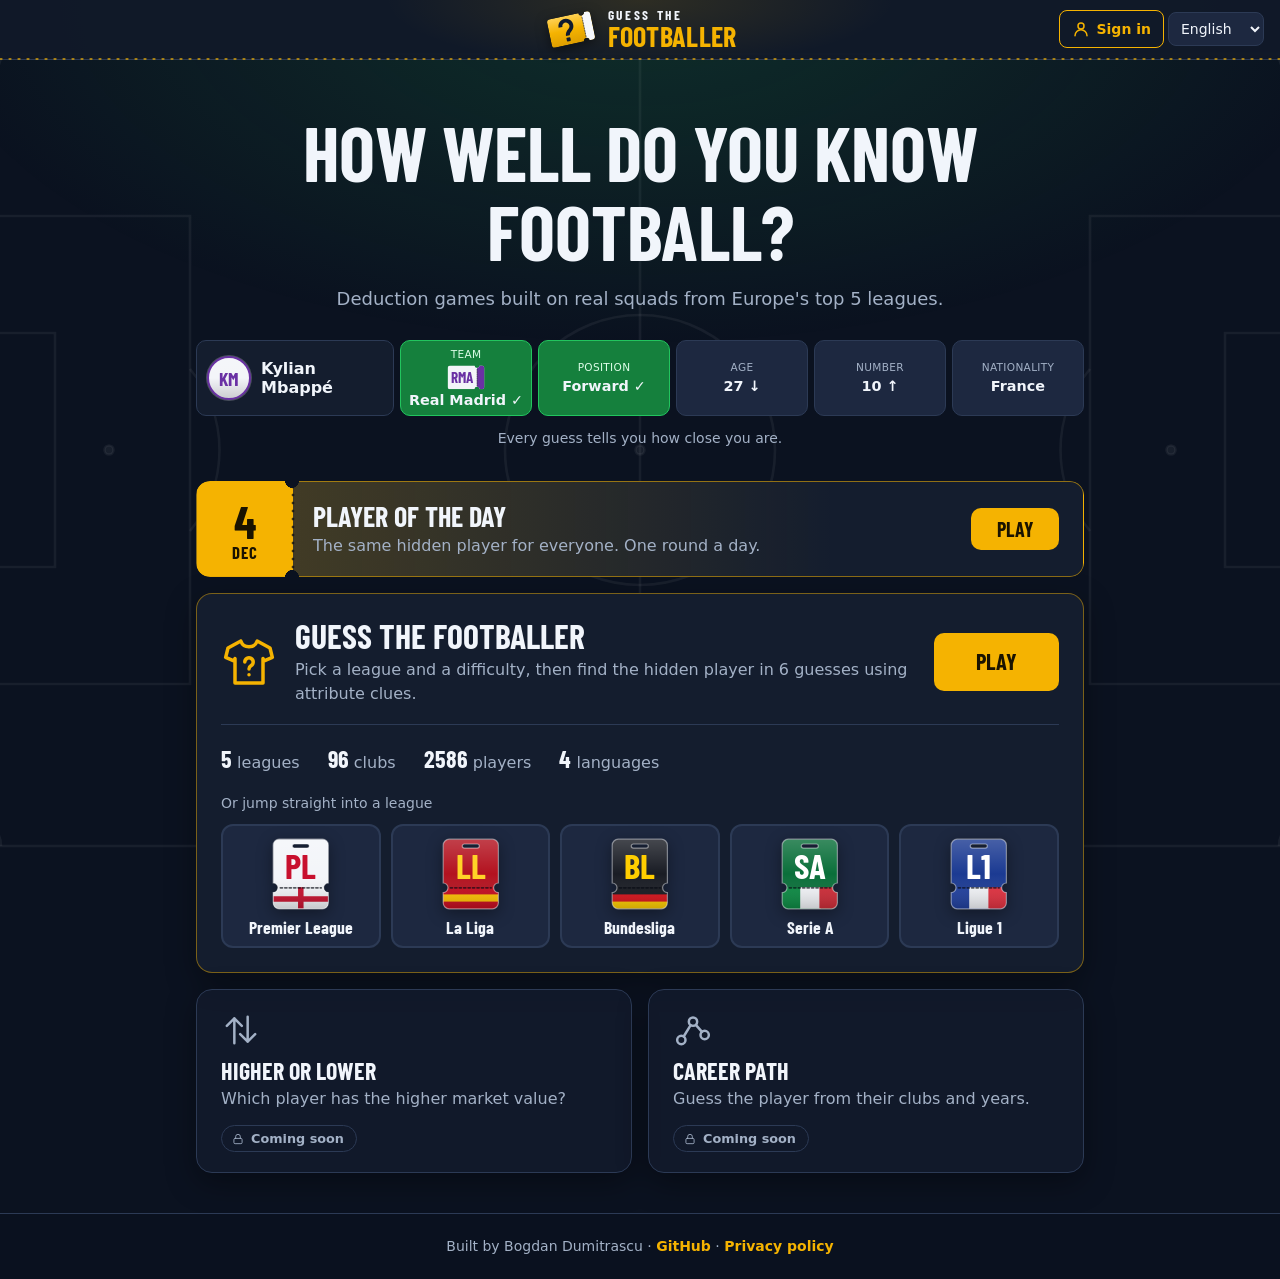
<file: index.html>
<!DOCTYPE html>
<html lang="en">
<head>
    <meta charset="UTF-8">
    <meta name="viewport" content="width=device-width, initial-scale=1.0">
    <title>Guess the Footballer</title>
    <meta name="description" content="Wordle-style football games built on real squads from Europe's top 5 leagues. Free, in your browser.">
    <meta property="og:type" content="website">
    <meta property="og:title" content="Guess the Footballer: how well do you know football?">
    <meta property="og:description" content="Wordle-style football games built on real squads from Europe's top 5 leagues. Free, in your browser.">
    <meta property="og:url" content="https://bogdandumitrascu04.github.io/Guessthefootballer/">
    <meta property="og:image" content="https://bogdandumitrascu04.github.io/Guessthefootballer/images/share.jpg">
    <meta property="og:image:width" content="1200">
    <meta property="og:image:height" content="630">
    <meta name="twitter:card" content="summary_large_image">
    <link rel="stylesheet" href="fonts/fonts.css">
    <link rel="stylesheet" href="index.css">
    <link rel="stylesheet" href="games/guess-the-footballer/shell.css">
    <link rel="stylesheet" href="games/guess-the-footballer/account.css">
    <link rel="stylesheet" href="games/guess-the-footballer/daily.css">
    <link rel="icon" href="images/icons/icon.svg" type="image/svg+xml" sizes="any">
    <link rel="icon" href="images/icons/icon-192.png" sizes="192x192">
    <link rel="apple-touch-icon" href="images/icons/apple-touch-icon.png">
    <link rel="manifest" href="manifest.webmanifest">
    <meta name="theme-color" content="#141d2e">
</head>
<body>
    <header class="header">
        <div class="header-side"></div>
        <a class="brand" href="index.html">
            <img class="brand-logo" src="images/logo.svg" alt="" width="76" height="60">
            <span class="brand-name"><span>Guess the</span> <strong>Footballer</strong></span>
        </a>
        <div class="header-side header-tools">
            <div id="account" class="account"></div>
            <label class="language-selector">
                <span class="visually-hidden">Language</span>
                <span class="language-code" aria-hidden="true">EN</span>
                <select id="language">
                    <option value="en">English</option>
                    <option value="es">Español</option>
                    <option value="fr">Français</option>
                    <option value="ro">Română</option>
                </select>
            </label>
        </div>
    </header>

    <main class="hub">
        <section class="hero">
            <h1 data-translate="heroTitle">How well do you know football?</h1>
            <p class="hero-subtitle" data-translate="heroSubtitle">Deduction games built on real squads from Europe's top 5 leagues.</p>

            <div class="demo" aria-hidden="true">
                <div class="demo-player">
                    <span class="avatar">KM</span>
                    <span>Kylian Mbappé</span>
                </div>
                <!-- Mbappé's 2026-27 row against a younger Real Madrid forward who wears a higher number -->
                <div class="tile match" style="--i: 0">
                    <span class="tile-label" data-translate="team">Team</span>
                    <!-- the badge badge.js draws for Real Madrid, written out so the home page needs no game data -->
                    <svg class="tile-logo" viewBox="0 0 64 42">
                        <clipPath id="demo-stub"><path d="M6,1H46.5a4.2,4.2 0 0 0 8.4,0H58a5,5 0 0 1 5,5V36a5,5 0 0 1 -5,5H54.9a4.2,4.2 0 0 0 -8.4,0H6a5,5 0 0 1 -5,-5V6a5,5 0 0 1 5,-5Z"/></clipPath>
                        <g clip-path="url(#demo-stub)">
                            <path d="M0,0H64V42H0Z" fill="#f3f5f9"/>
                            <path d="M50.7,0H64V42H50.7Z" fill="#6a31a4"/>
                            <path d="M50.7,7.4V35.6" stroke="rgb(8 12 20 / 0.6)" stroke-width="1.5" stroke-dasharray="1.7 2" stroke-linecap="round"/>
                        </g>
                        <text x="25.6" y="30.1" fill="#6a31a4" text-anchor="middle">RMA</text>
                    </svg>
                    <span class="tile-value">Real Madrid ✓</span>
                </div>
                <div class="tile match" style="--i: 1">
                    <span class="tile-label" data-translate="position">Position</span>
                    <span class="tile-value">Forward ✓</span>
                </div>
                <div class="tile" style="--i: 2">
                    <span class="tile-label" data-translate="age">Age</span>
                    <span class="tile-value">27 ↓</span>
                </div>
                <div class="tile" style="--i: 3">
                    <span class="tile-label" data-translate="number">Number</span>
                    <span class="tile-value">10 ↑</span>
                </div>
                <div class="tile" style="--i: 4">
                    <span class="tile-label" data-translate="nationality">Nationality</span>
                    <span class="tile-value">France</span>
                </div>
            </div>
            <p class="demo-caption" data-translate="demoCaption">Every guess tells you how close you are.</p>
        </section>

        <a class="daily-card" href="games/guess-the-footballer/game.html?daily">
            <span class="daily-date" aria-hidden="true"><strong class="daily-day"></strong><span class="daily-month"></span></span>
            <span class="daily-text">
                <strong class="daily-title" data-translate="daily">Player of the day</strong>
                <span class="daily-line"></span>
            </span>
            <span class="daily-go"></span>
        </a>

        <section class="featured">
            <div class="featured-head">
                <svg class="game-icon" viewBox="0 0 24 24" aria-hidden="true">
                    <path d="M8.5 3 3 6l-1 4 3.5 1.5.5-1V21h12V10.5l.5 1L22 10l-1-4-5.5-3c-.5 1.5-1.9 2.5-3.5 2.5S9 4.5 8.5 3Z"/>
                    <path d="M10.2 12a1.8 1.8 0 1 1 2.7 1.56c-.6.35-.9.75-.9 1.44M12 17.5v.01"/>
                </svg>
                <div class="featured-text">
                    <h2>Guess the Footballer</h2>
                    <p data-translate="hubGameDesc">Pick a league and a difficulty, then find the hidden player in 6 guesses using attribute clues.</p>
                </div>
                <a class="play-button" href="games/guess-the-footballer/index.html" data-translate="play">Play</a>
            </div>

            <div class="featured-bar">
                <ul class="stats">
                    <li><strong>5</strong> <span data-translate="statLeagues">leagues</span></li>
                    <li><strong>96</strong> <span data-translate="statClubs">clubs</span></li>
                    <li><strong>2586</strong> <span data-translate="statPlayers">players</span></li>
                    <li><strong>4</strong> <span data-translate="statLanguages">languages</span></li>
                </ul>
                <button id="installButton" class="install-button" type="button" hidden>
                    <svg viewBox="0 0 24 24" aria-hidden="true"><path d="M12 4v11M7.5 11 12 15.5 16.5 11M5 20h14"/></svg>
                    <span data-translate="installApp">Install the app</span>
                </button>
                <p id="installHint" class="install-hint" data-translate="installIos" hidden>On iPhone: Share, then Add to Home Screen.</p>
            </div>

            <p class="leagues-label" data-translate="jumpToLeague">Or jump straight into a league</p>
            <nav class="league-links">
                <a href="games/guess-the-footballer/game.html?league=premier-league" data-league="premier-league"><span>Premier League</span></a>
                <a href="games/guess-the-footballer/game.html?league=la-liga" data-league="la-liga"><span>La Liga</span></a>
                <a href="games/guess-the-footballer/game.html?league=bundesliga" data-league="bundesliga"><span>Bundesliga</span></a>
                <a href="games/guess-the-footballer/game.html?league=serie-a" data-league="serie-a"><span>Serie A</span></a>
                <a href="games/guess-the-footballer/game.html?league=ligue-1" data-league="ligue-1"><span>Ligue 1</span></a>
            </nav>
        </section>

        <section class="upcoming">
            <article class="upcoming-card">
                <svg class="game-icon" viewBox="0 0 24 24" aria-hidden="true">
                    <path d="M8 20V5M3.5 9.5 8 5l4.5 4.5M16 4v15M11.5 14.5 16 19l4.5-4.5"/>
                </svg>
                <h2 data-translate="higherLower">Higher or Lower</h2>
                <p data-translate="higherLowerDesc">Which player has the higher market value?</p>
                <span class="soon-badge">
                    <svg viewBox="0 0 24 24" aria-hidden="true"><rect x="5" y="11" width="14" height="9" rx="2"/><path d="M8 11V8a4 4 0 0 1 8 0v3"/></svg>
                    <span data-translate="comingSoon">Coming soon</span>
                </span>
            </article>
            <article class="upcoming-card">
                <svg class="game-icon" viewBox="0 0 24 24" aria-hidden="true">
                    <circle cx="5" cy="18" r="2.5"/><circle cx="12" cy="7" r="2.5"/><circle cx="19" cy="15" r="2.5"/>
                    <path d="m6.4 15.9 4.2-6.8M13.7 8.9l3.7 4.2"/>
                </svg>
                <h2 data-translate="careerPath">Career Path</h2>
                <p data-translate="careerPathDesc">Guess the player from their clubs and years.</p>
                <span class="soon-badge">
                    <svg viewBox="0 0 24 24" aria-hidden="true"><rect x="5" y="11" width="14" height="9" rx="2"/><path d="M8 11V8a4 4 0 0 1 8 0v3"/></svg>
                    <span data-translate="comingSoon">Coming soon</span>
                </span>
            </article>
        </section>
    </main>

    <footer class="hub-footer">
        <span data-translate="builtBy">Built by</span> Bogdan Dumitrascu ·
        <a href="https://github.com/BogdanDumitrascu04/Guessthefootballer">GitHub</a> ·
        <a href="privacy-policy.html" data-translate="privacyPolicy">Privacy policy</a>
    </footer>

    <script defer src="games/guess-the-footballer/i18n.js"></script>
    <script defer src="vendor/supabase-js-2.119.0.js"></script>
    <script defer src="games/guess-the-footballer/auth.js"></script>
    <script defer src="games/guess-the-footballer/league-marks.js"></script>
    <script defer src="games/guess-the-footballer/daily.js"></script>
    <script defer src="pwa.js"></script>
</body>
</html>
</file>
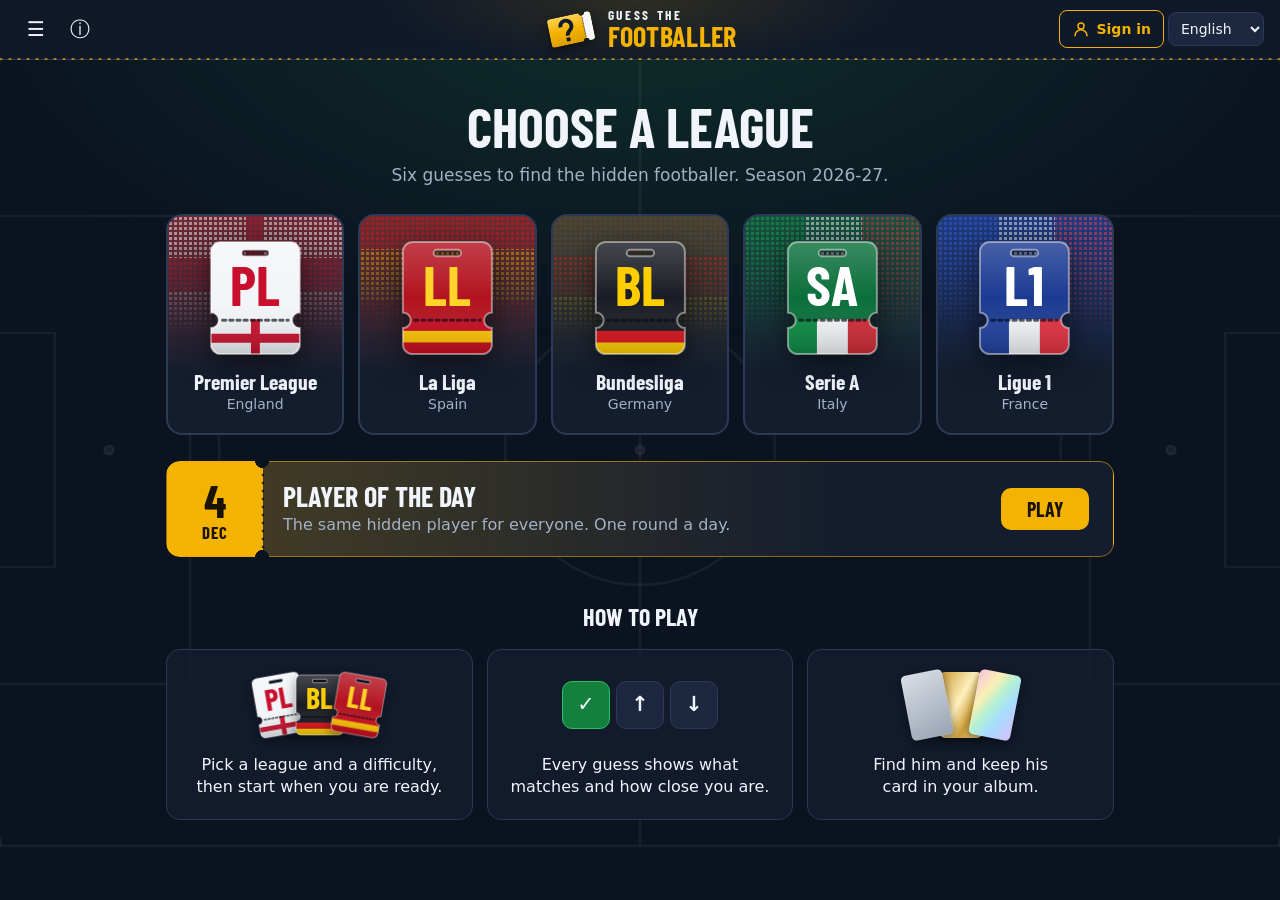
<file: games/guess-the-footballer/index.html>
<!DOCTYPE html>
<html lang="en">
<head>
    <meta charset="UTF-8">
    <meta name="viewport" content="width=device-width, initial-scale=1.0">
    <link rel="stylesheet" href="../../fonts/fonts.css">
    <link rel="stylesheet" href="game.css">
    <link rel="stylesheet" href="shell.css">
    <link rel="stylesheet" href="account.css">
    <link rel="stylesheet" href="daily.css">
    <link rel="icon" href="../../images/icons/icon.svg" type="image/svg+xml" sizes="any">
    <link rel="icon" href="../../images/icons/icon-192.png" sizes="192x192">
    <link rel="apple-touch-icon" href="../../images/icons/apple-touch-icon.png">
    <link rel="manifest" href="../../manifest.webmanifest">
    <meta name="theme-color" content="#141d2e">
    <title>Guess the Footballer</title>
</head>
<body>
    <header class="header">
        <div class="header-side">
            <button id="menuButton" class="icon-button" aria-label="Menu">&#9776;</button>
            <button id="infoButton" class="icon-button" aria-label="How to play">ⓘ</button>
        </div>
        <a class="brand" href="../../index.html">
            <img class="brand-logo" src="../../images/logo.svg" alt="" width="76" height="60">
            <span class="brand-name"><span>Guess the</span> <strong>Footballer</strong></span>
        </a>
        <div class="header-side header-tools">
            <div id="account" class="account"></div>
            <label class="language-selector">
                <span class="visually-hidden">Language</span>
                <span class="language-code" aria-hidden="true">EN</span>
                <select id="language">
                    <option value="en">English</option>
                    <option value="es">Español</option>
                    <option value="fr">Français</option>
                    <option value="ro">Română</option>
                </select>
            </label>
        </div>
        <div id="infoContent" class="hidden">
            <button id="closeButton" class="icon-button" aria-label="Close">&times;</button>
            <h2 data-translate="howToPlay">How to Play</h2>
            <p data-translate="selectLeague">1. Select a league and a difficulty.</p>
            <p data-translate="guessFootballer">2. Guess the footballer based on the clues provided.</p>
            <p data-translate="legend">Green ✓ = same as the hidden player · ↑ ↓ = the hidden player's age or number is higher / lower</p>
            <p data-translate="hintRule">Hints: the club unlocks after 2 guesses, the age after 4.</p>
            <p data-translate="dailyRule">Player of the day: one round a day, the same player for everyone. A new one at midnight, Romanian time.</p>
            <p data-translate="enjoyGame">3. Enjoy the game!</p>
        </div>
        <div class="navbar hidden" id="navbar">
            <nav id="menuContent">
                <a href="game.html?daily" data-translate="daily">Player of the day</a>
                <a href="album.html" data-translate="album">Album</a>
            </nav>
        </div>
    </header>

    <main class="content picker">
        <h1 class="picker-title" data-translate="chooseLeague">Choose a league</h1>
        <p class="picker-text"><span data-translate="pickerText">Six guesses to find the hidden footballer.</span> <span id="seasonNote"></span></p>
        <div class="picker-seasons" id="seasonRow" hidden></div>
        <nav class="league-grid" id="leagueGrid"></nav>

        <a class="daily-card" href="game.html?daily">
            <span class="daily-date" aria-hidden="true"><strong class="daily-day"></strong><span class="daily-month"></span></span>
            <span class="daily-text">
                <strong class="daily-title" data-translate="daily">Player of the day</strong>
                <span class="daily-line"></span>
            </span>
            <span class="daily-go"></span>
        </a>

        <h2 class="steps-title" data-translate="howToPlay">How to Play</h2>
        <ol class="steps">
            <li>
                <span class="step-picture" id="stepLeagues" aria-hidden="true"></span>
                <p data-translate="stepChoose">Pick a league and a difficulty, then start when you are ready.</p>
            </li>
            <li>
                <span class="step-picture" aria-hidden="true"><span class="step-tile match">✓</span><span class="step-tile">↑</span><span class="step-tile">↓</span></span>
                <p data-translate="stepGuess">Every guess shows what matches and how close you are.</p>
            </li>
            <li>
                <span class="step-picture" aria-hidden="true"><span class="step-card"></span><span class="step-card"></span><span class="step-card"></span></span>
                <p data-translate="stepKeep">Find him and keep his card in your album.</p>
            </li>
        </ol>
    </main>

    <script defer src="i18n.js"></script>
    <script defer src="../../vendor/supabase-js-2.119.0.js"></script>
    <script defer src="auth.js"></script>
    <script defer src="league-marks.js"></script>
    <script defer src="daily.js"></script>
    <script defer src="picker.js"></script>
    <script defer src="ui.js"></script>
    <script defer src="../../pwa.js"></script>
</body>
</html>
</file>
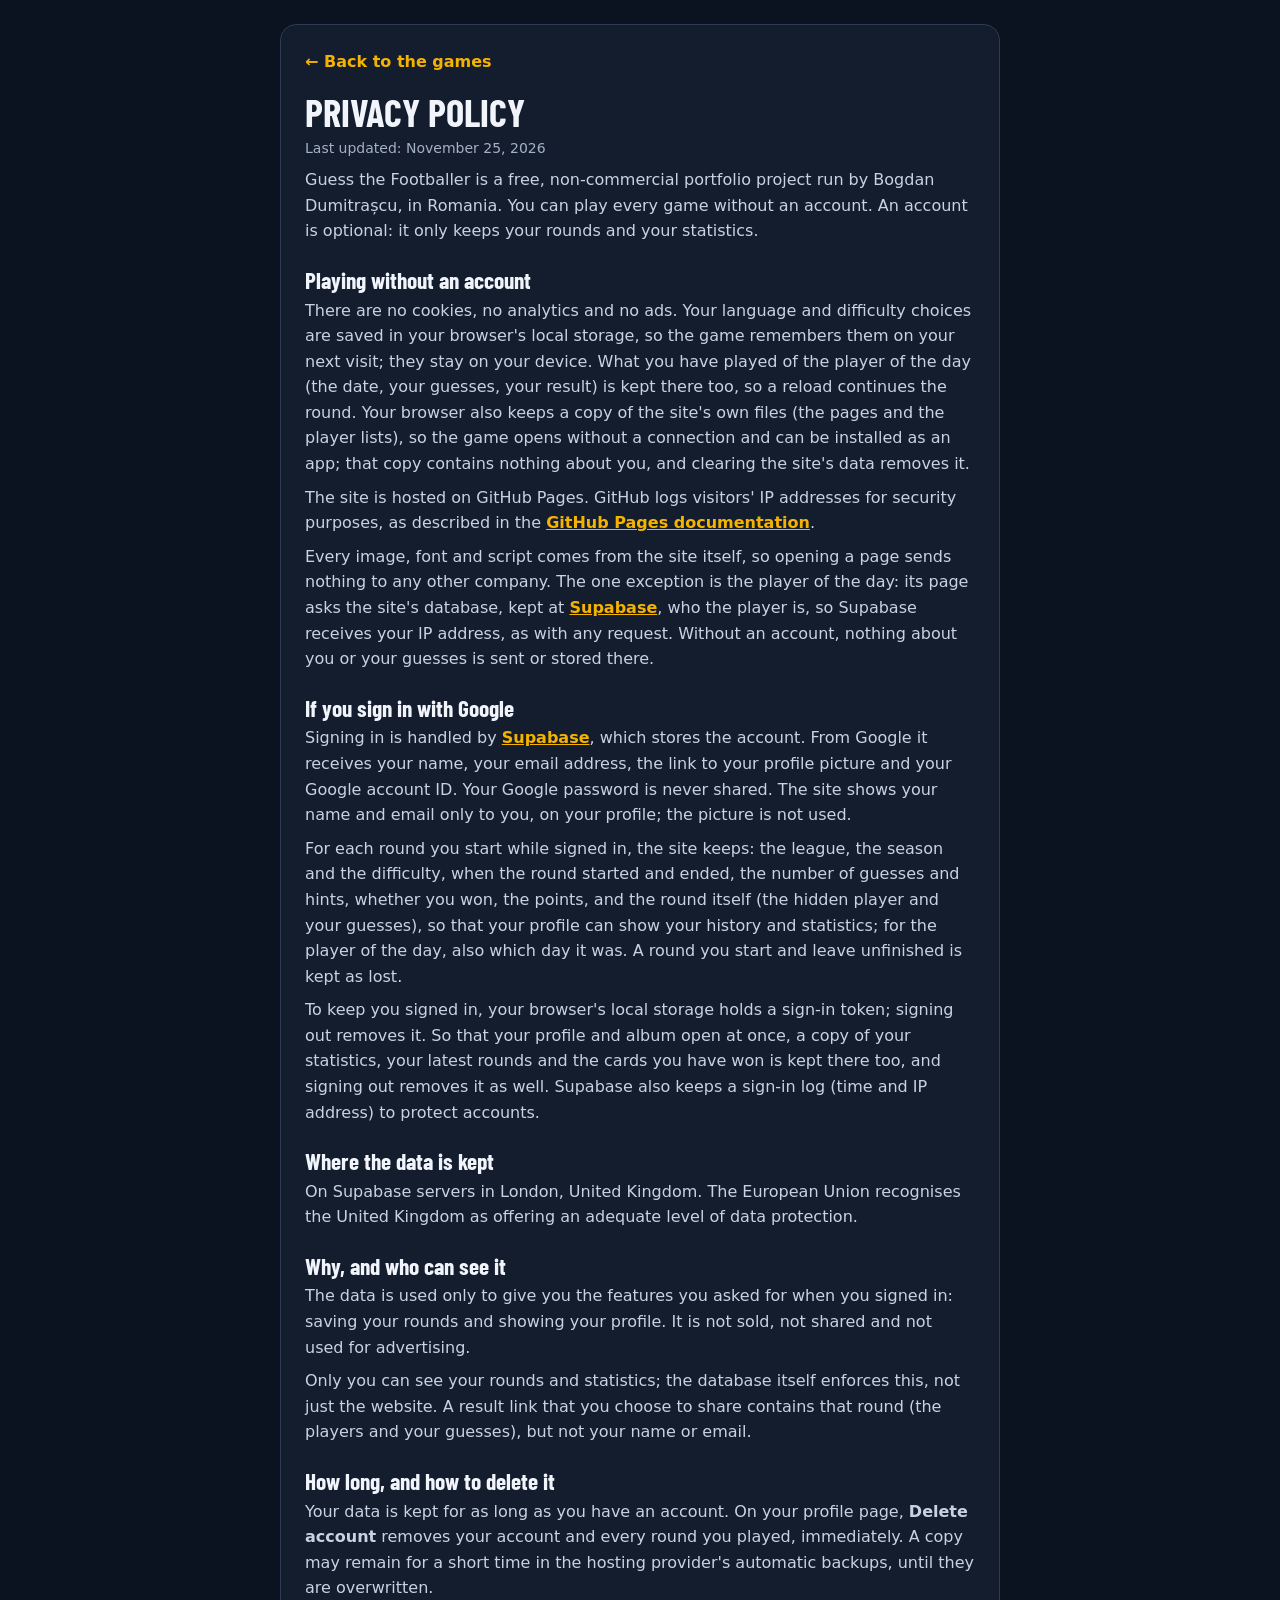
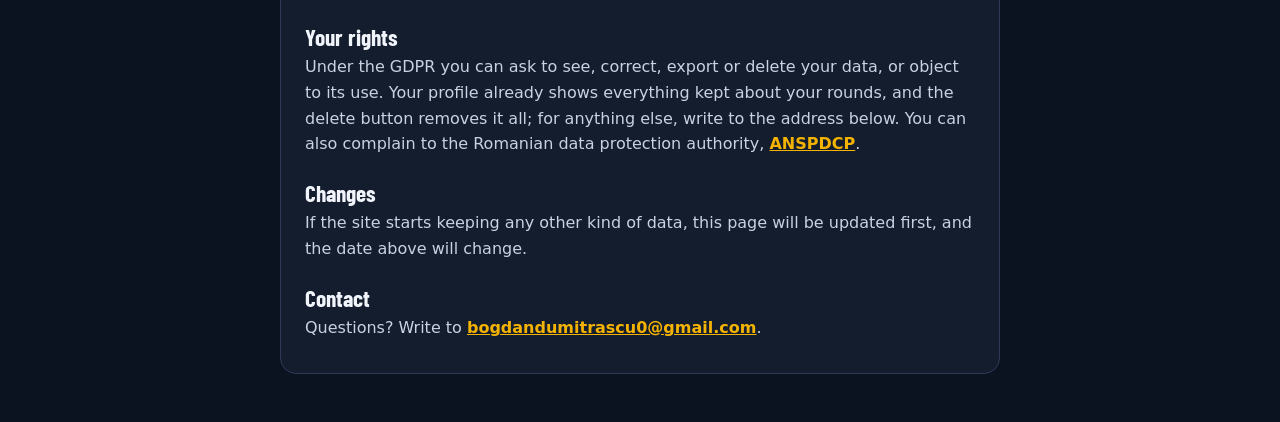
<file: privacy-policy.html>
<!DOCTYPE html>
<html lang="en">
<head>
    <meta charset="UTF-8">
    <meta name="viewport" content="width=device-width, initial-scale=1.0">
    <title>Privacy Policy · Guess the Footballer</title>
    <link rel="stylesheet" href="fonts/fonts.css">
    <link rel="stylesheet" href="privacy-policy.css">
    <link rel="icon" href="images/icons/icon.svg" type="image/svg+xml" sizes="any">
    <link rel="icon" href="images/icons/icon-192.png" sizes="192x192">
    <link rel="apple-touch-icon" href="images/icons/apple-touch-icon.png">
    <link rel="manifest" href="manifest.webmanifest">
    <meta name="theme-color" content="#141d2e">
</head>
<body>
    <main class="privacy-container">
        <a class="back-link" href="index.html">← Back to the games</a>
        <h1>Privacy Policy</h1>
        <p class="updated">Last updated: November 25, 2026</p>

        <p>Guess the Footballer is a free, non-commercial portfolio project run by Bogdan Dumitrașcu, in Romania. You can play every game without an account. An account is optional: it only keeps your rounds and your statistics.</p>

        <h2>Playing without an account</h2>
        <p>There are no cookies, no analytics and no ads. Your language and difficulty choices are saved in your browser's local storage, so the game remembers them on your next visit; they stay on your device. What you have played of the player of the day (the date, your guesses, your result) is kept there too, so a reload continues the round. Your browser also keeps a copy of the site's own files (the pages and the player lists), so the game opens without a connection and can be installed as an app; that copy contains nothing about you, and clearing the site's data removes it.</p>
        <p>The site is hosted on GitHub Pages. GitHub logs visitors' IP addresses for security purposes, as described in the <a href="https://docs.github.com/en/pages/getting-started-with-github-pages/what-is-github-pages#data-collection">GitHub Pages documentation</a>.</p>
        <p>Every image, font and script comes from the site itself, so opening a page sends nothing to any other company. The one exception is the player of the day: its page asks the site's database, kept at <a href="https://supabase.com/privacy">Supabase</a>, who the player is, so Supabase receives your IP address, as with any request. Without an account, nothing about you or your guesses is sent or stored there.</p>

        <h2>If you sign in with Google</h2>
        <p>Signing in is handled by <a href="https://supabase.com/privacy">Supabase</a>, which stores the account. From Google it receives your name, your email address, the link to your profile picture and your Google account ID. Your Google password is never shared. The site shows your name and email only to you, on your profile; the picture is not used.</p>
        <p>For each round you start while signed in, the site keeps: the league, the season and the difficulty, when the round started and ended, the number of guesses and hints, whether you won, the points, and the round itself (the hidden player and your guesses), so that your profile can show your history and statistics; for the player of the day, also which day it was. A round you start and leave unfinished is kept as lost.</p>
        <p>To keep you signed in, your browser's local storage holds a sign-in token; signing out removes it. So that your profile and album open at once, a copy of your statistics, your latest rounds and the cards you have won is kept there too, and signing out removes it as well. Supabase also keeps a sign-in log (time and IP address) to protect accounts.</p>

        <h2>Where the data is kept</h2>
        <p>On Supabase servers in London, United Kingdom. The European Union recognises the United Kingdom as offering an adequate level of data protection.</p>

        <h2>Why, and who can see it</h2>
        <p>The data is used only to give you the features you asked for when you signed in: saving your rounds and showing your profile. It is not sold, not shared and not used for advertising.</p>
        <p>Only you can see your rounds and statistics; the database itself enforces this, not just the website. A result link that you choose to share contains that round (the players and your guesses), but not your name or email.</p>

        <h2>How long, and how to delete it</h2>
        <p>Your data is kept for as long as you have an account. On your profile page, <strong>Delete account</strong> removes your account and every round you played, immediately. A copy may remain for a short time in the hosting provider's automatic backups, until they are overwritten.</p>

        <h2>Your rights</h2>
        <p>Under the GDPR you can ask to see, correct, export or delete your data, or object to its use. Your profile already shows everything kept about your rounds, and the delete button removes it all; for anything else, write to the address below. You can also complain to the Romanian data protection authority, <a href="https://www.dataprotection.ro">ANSPDCP</a>.</p>

        <h2>Changes</h2>
        <p>If the site starts keeping any other kind of data, this page will be updated first, and the date above will change.</p>

        <h2>Contact</h2>
        <p>Questions? Write to <a href="mailto:bogdandumitrascu0@gmail.com">bogdandumitrascu0@gmail.com</a>.</p>
    </main>

    <script defer src="pwa.js"></script>
</body>
</html>
</file>
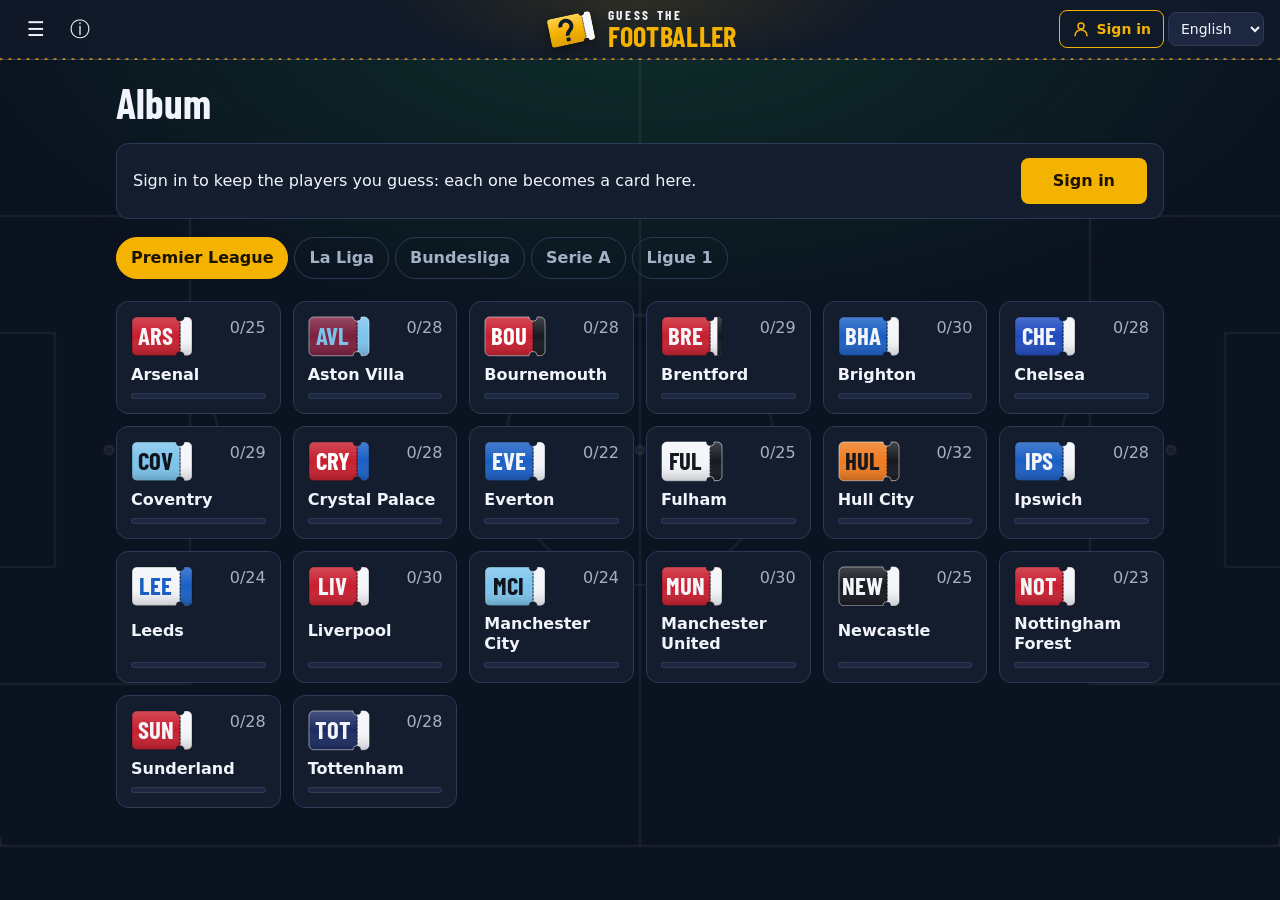
<file: games/guess-the-footballer/album.html>
<!DOCTYPE html>
<html lang="en">
<head>
    <meta charset="UTF-8">
    <meta name="viewport" content="width=device-width, initial-scale=1.0">
    <meta name="robots" content="noindex">
    <link rel="stylesheet" href="../../fonts/fonts.css">
    <link rel="stylesheet" href="game.css">
    <link rel="stylesheet" href="shell.css">
    <link rel="stylesheet" href="account.css">
    <link rel="stylesheet" href="album/album.css">
    <link rel="icon" href="../../images/icons/icon.svg" type="image/svg+xml" sizes="any">
    <link rel="icon" href="../../images/icons/icon-192.png" sizes="192x192">
    <link rel="apple-touch-icon" href="../../images/icons/apple-touch-icon.png">
    <link rel="manifest" href="../../manifest.webmanifest">
    <meta name="theme-color" content="#141d2e">
    <title>Album — Guess the Footballer</title>
</head>
<body>
    <header class="header">
        <div class="header-side">
            <button id="menuButton" class="icon-button" aria-label="Menu">&#9776;</button>
            <button id="infoButton" class="icon-button" aria-label="How to play">ⓘ</button>
        </div>
        <a class="brand" href="../../index.html">
            <img class="brand-logo" src="../../images/logo.svg" alt="" width="76" height="60">
            <span class="brand-name"><span>Guess the</span> <strong>Footballer</strong></span>
        </a>
        <div class="header-side header-tools">
            <div id="account" class="account"></div>
            <label class="language-selector">
                <span class="visually-hidden">Language</span>
                <span class="language-code" aria-hidden="true">EN</span>
                <select id="language">
                    <option value="en">English</option>
                    <option value="es">Español</option>
                    <option value="fr">Français</option>
                    <option value="ro">Română</option>
                </select>
            </label>
        </div>
        <div id="infoContent" class="hidden">
            <button id="closeButton" class="icon-button" aria-label="Close">&times;</button>
            <h2 data-translate="howToPlay">How to Play</h2>
            <p data-translate="selectLeague">1. Select a league and a difficulty.</p>
            <p data-translate="guessFootballer">2. Guess the footballer based on the clues provided.</p>
            <p data-translate="legend">Green ✓ = same as the hidden player · ↑ ↓ = the hidden player's age or number is higher / lower</p>
            <p data-translate="hintRule">Hints: the club unlocks after 2 guesses, the age after 4.</p>
            <p data-translate="pointsRule">Points: a win at the 1st guess gives 60 on Easy, 120 on Medium, 240 on Hard; each extra guess or hint costs one step (10 / 20 / 40).</p>
            <p data-translate="enjoyGame">3. Enjoy the game!</p>
        </div>
        <div class="navbar hidden" id="navbar">
            <nav id="menuContent">
                <a href="game.html?daily" data-translate="daily">Player of the day</a>
                <a href="index.html" data-translate="changeSettings">Change league / difficulty</a>
                <a href="../../index.html" data-translate="allGames">All games</a>
            </nav>
        </div>
    </header>

    <main id="album" class="content album-page"></main>

    <script defer src="i18n.js"></script>
    <script defer src="../../vendor/supabase-js-2.119.0.js"></script>
    <script defer src="auth.js"></script>
    <script defer src="common.js"></script>
    <script defer src="badge.js"></script>
    <script defer src="ui.js"></script>
    <script type="module" src="album/main.js"></script>
    <script defer src="../../pwa.js"></script>
</body>
</html>
</file>
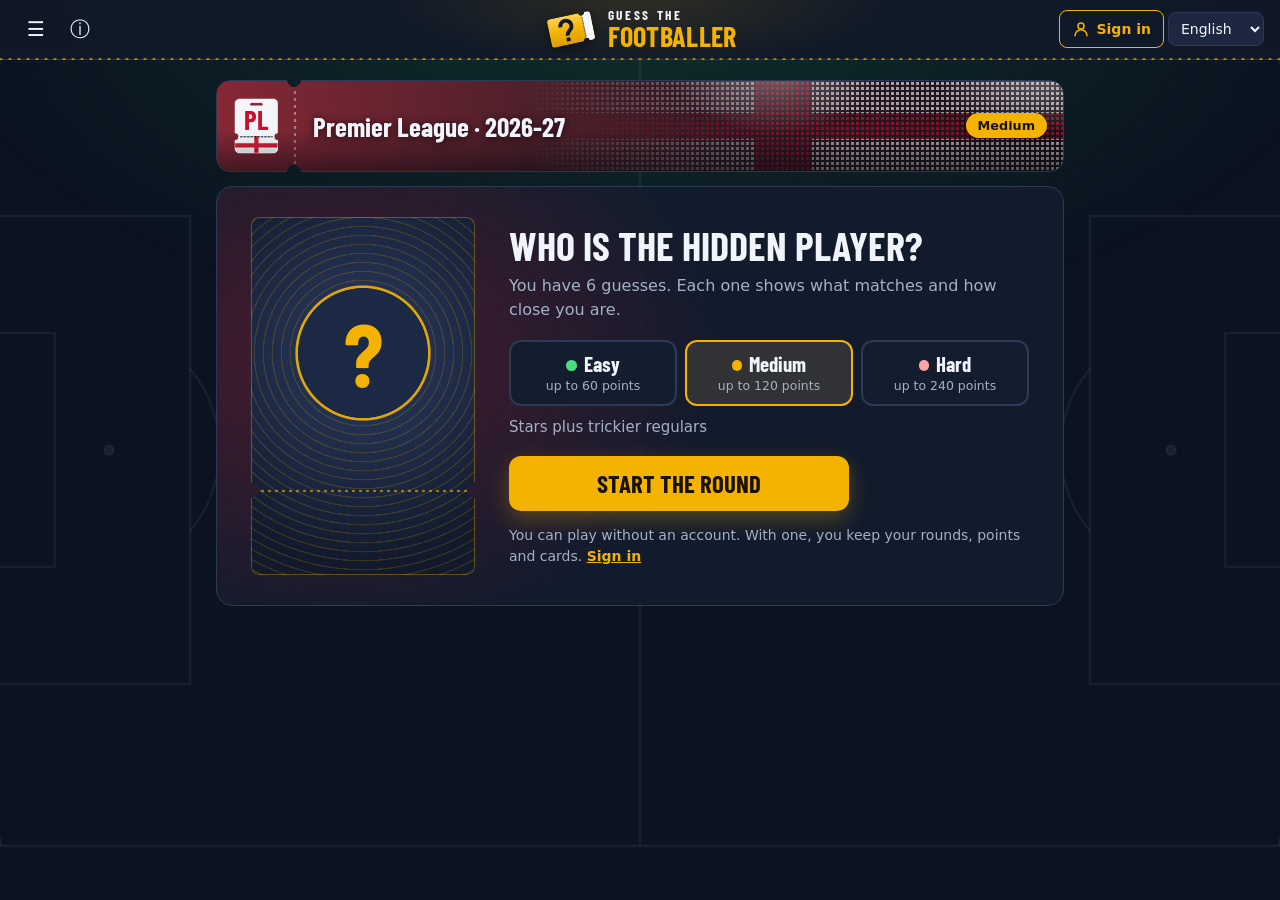
<file: games/guess-the-footballer/game.html>
<!DOCTYPE html>
<html lang="en">
<head>
    <meta charset="UTF-8">
    <meta name="viewport" content="width=device-width, initial-scale=1.0">
    <link rel="stylesheet" href="../../fonts/fonts.css">
    <link rel="stylesheet" href="game.css">
    <link rel="stylesheet" href="shell.css">
    <link rel="stylesheet" href="account.css">
    <link rel="stylesheet" href="album/album.css">
    <link rel="stylesheet" href="daily.css">
    <link rel="icon" href="../../images/icons/icon.svg" type="image/svg+xml" sizes="any">
    <link rel="icon" href="../../images/icons/icon-192.png" sizes="192x192">
    <link rel="apple-touch-icon" href="../../images/icons/apple-touch-icon.png">
    <link rel="manifest" href="../../manifest.webmanifest">
    <meta name="theme-color" content="#141d2e">
    <meta name="description" content="Find the hidden footballer in 6 guesses: real squads from Europe's top 5 leagues.">
    <meta property="og:type" content="website">
    <meta property="og:title" content="Guess the Footballer: who is the hidden player?">
    <meta property="og:description" content="Find the hidden footballer in 6 guesses: real squads from Europe's top 5 leagues.">
    <meta property="og:image" content="https://bogdandumitrascu04.github.io/Guessthefootballer/images/share.jpg">
    <meta property="og:image:width" content="1200">
    <meta property="og:image:height" content="630">
    <meta name="twitter:card" content="summary_large_image">
    <title>Guess the Footballer</title>
</head>
<body>
    <header class="header">
        <div class="header-side">
            <button id="menuButton" class="icon-button" aria-label="Menu">&#9776;</button>
            <button id="infoButton" class="icon-button" aria-label="How to play">ⓘ</button>
        </div>
        <a class="brand" href="../../index.html">
            <img class="brand-logo" src="../../images/logo.svg" alt="" width="76" height="60">
            <span class="brand-name"><span>Guess the</span> <strong>Footballer</strong></span>
        </a>
        <div class="header-side header-tools">
            <div id="account" class="account"></div>
            <label class="language-selector">
                <span class="visually-hidden">Language</span>
                <span class="language-code" aria-hidden="true">EN</span>
                <select id="language">
                    <option value="en">English</option>
                    <option value="es">Español</option>
                    <option value="fr">Français</option>
                    <option value="ro">Română</option>
                </select>
            </label>
        </div>
        <div id="infoContent" class="hidden">
            <button id="closeButton" class="icon-button" aria-label="Close">&times;</button>
            <h2 data-translate="howToPlay">How to Play</h2>
            <p data-translate="selectLeague">1. Select a league and a difficulty.</p>
            <p data-translate="guessFootballer">2. Guess the footballer based on the clues provided.</p>
            <p data-translate="legend">Green ✓ = same as the hidden player · ↑ ↓ = the hidden player's age or number is higher / lower</p>
            <p data-translate="hintRule">Hints: the club unlocks after 2 guesses, the age after 4.</p>
            <p data-translate="pointsRule">Points: a win at the 1st guess gives 60 on Easy, 120 on Medium, 240 on Hard; each extra guess or hint costs one step (10 / 20 / 40).</p>
            <p data-translate="dailyRule">Player of the day: one round a day, the same player for everyone. A new one at midnight, Romanian time.</p>
            <p data-translate="enjoyGame">3. Enjoy the game!</p>
        </div>
        <div class="navbar hidden" id="navbar">
            <nav id="menuContent"></nav>
        </div>
    </header>

    <main class="content">
        <div id="game">
            <section class="game-head">
                <span id="leagueMark"></span>
                <h1 id="gameSubtitle"></h1>
                <div class="game-meta">
                    <span id="dayChip" class="counter-chip" hidden></span>
                    <span id="difficultyChip" class="difficulty-chip"></span>
                    <span id="attemptCounter" class="counter-chip"></span>
                </div>
            </section>

            <section id="kickoff" class="kickoff" hidden></section>

            <div id="round" hidden>
                <div id="clue"></div>

                <div class="Guess">
                    <input type="search" enterkeyhint="search" id="guessInput" placeholder="Type player name..." aria-label="Player name"
                           autocomplete="off" autocapitalize="off" spellcheck="false">
                    <div class="result-box"></div>
                </div>
                <div id="hints" class="hint-row"></div>
                <ul class="legend">
                    <li><span class="legend-chip match" aria-hidden="true">✓</span><span data-translate="legendSame">same</span></li>
                    <li><span class="legend-chip" aria-hidden="true">↑</span><span data-translate="legendHigher">higher</span></li>
                    <li><span class="legend-chip" aria-hidden="true">↓</span><span data-translate="legendLower">lower</span></li>
                </ul>

                <div id="outcome" class="outcome">
                    <div class="outcome-text">
                        <div id="feedback" role="status" aria-live="polite"></div>
                        <div id="restartContainer"></div>
                        <div id="dailyNext"></div>
                    </div>
                    <div id="reveal"></div>
                </div>

                <div id="playerInfo"></div>
            </div>
        </div>
    </main>

    <script defer src="i18n.js"></script>
    <script defer src="../../vendor/supabase-js-2.119.0.js"></script>
    <script defer src="auth.js"></script>
    <script defer src="round.js"></script>
    <script defer src="league-marks.js"></script>
    <script defer src="countries.js"></script>
    <script defer src="common.js"></script>
    <script defer src="badge.js"></script>
    <script defer src="saved-rounds.js"></script>
    <script defer src="daily.js"></script>
    <script defer src="kickoff.js"></script>
    <script defer src="engine.js"></script>
    <script defer src="ui.js"></script>
    <script defer src="../../pwa.js"></script>
</body>
</html>
</file>
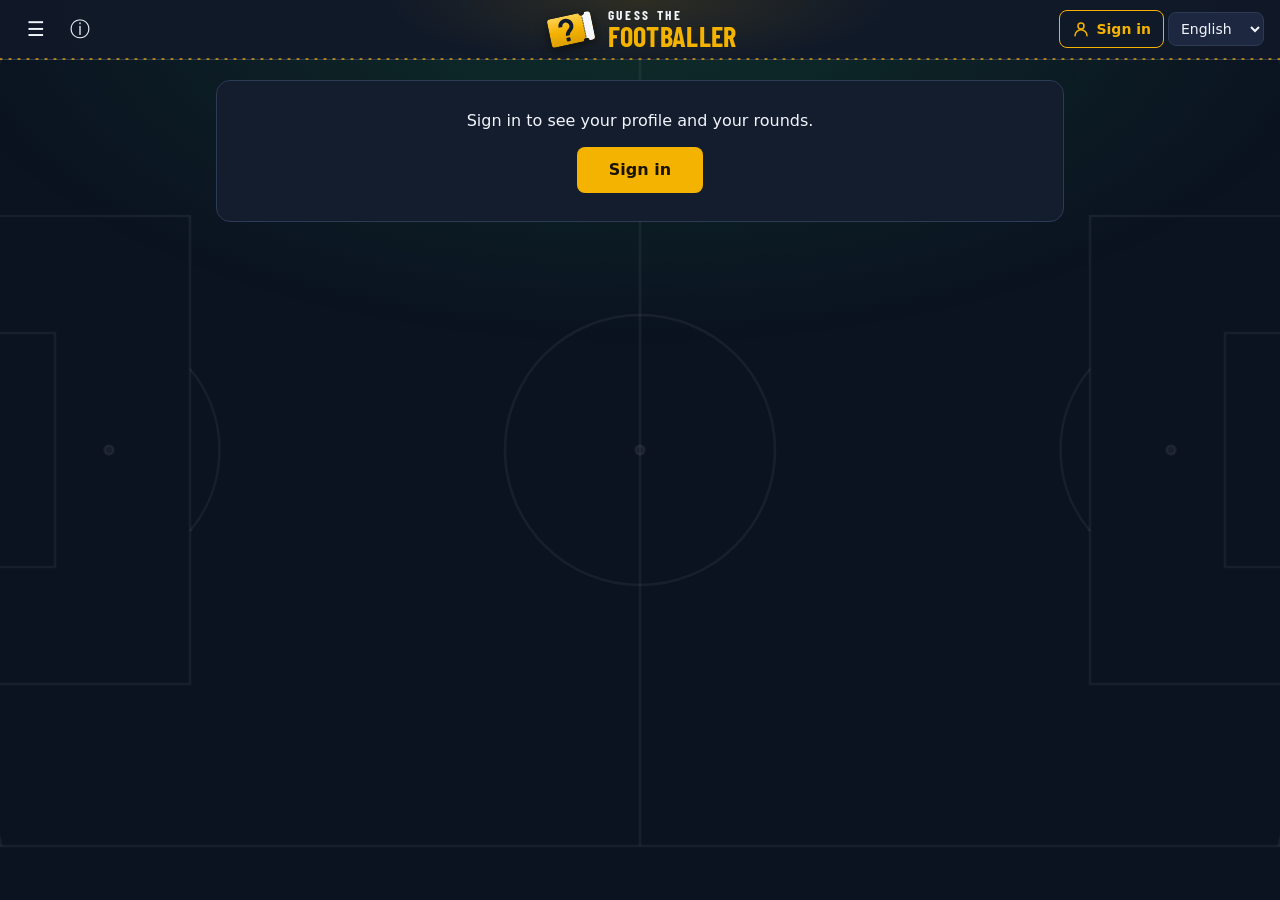
<file: games/guess-the-footballer/profile.html>
<!DOCTYPE html>
<html lang="en">
<head>
    <meta charset="UTF-8">
    <meta name="viewport" content="width=device-width, initial-scale=1.0">
    <meta name="robots" content="noindex">
    <link rel="stylesheet" href="../../fonts/fonts.css">
    <link rel="stylesheet" href="game.css">
    <link rel="stylesheet" href="shell.css">
    <link rel="stylesheet" href="account.css">
    <link rel="icon" href="../../images/icons/icon.svg" type="image/svg+xml" sizes="any">
    <link rel="icon" href="../../images/icons/icon-192.png" sizes="192x192">
    <link rel="apple-touch-icon" href="../../images/icons/apple-touch-icon.png">
    <link rel="manifest" href="../../manifest.webmanifest">
    <meta name="theme-color" content="#141d2e">
    <title>Profile — Guess the Footballer</title>
</head>
<body>
    <header class="header">
        <div class="header-side">
            <button id="menuButton" class="icon-button" aria-label="Menu">&#9776;</button>
            <button id="infoButton" class="icon-button" aria-label="How to play">ⓘ</button>
        </div>
        <a class="brand" href="../../index.html">
            <img class="brand-logo" src="../../images/logo.svg" alt="" width="76" height="60">
            <span class="brand-name"><span>Guess the</span> <strong>Footballer</strong></span>
        </a>
        <div class="header-side header-tools">
            <div id="account" class="account"></div>
            <label class="language-selector">
                <span class="visually-hidden">Language</span>
                <span class="language-code" aria-hidden="true">EN</span>
                <select id="language">
                    <option value="en">English</option>
                    <option value="es">Español</option>
                    <option value="fr">Français</option>
                    <option value="ro">Română</option>
                </select>
            </label>
        </div>
        <div id="infoContent" class="hidden">
            <button id="closeButton" class="icon-button" aria-label="Close">&times;</button>
            <h2 data-translate="howToPlay">How to Play</h2>
            <p data-translate="selectLeague">1. Select a league and a difficulty.</p>
            <p data-translate="guessFootballer">2. Guess the footballer based on the clues provided.</p>
            <p data-translate="legend">Green ✓ = same as the hidden player · ↑ ↓ = the hidden player's age or number is higher / lower</p>
            <p data-translate="hintRule">Hints: the club unlocks after 2 guesses, the age after 4.</p>
            <p data-translate="pointsRule">Points: a win at the 1st guess gives 60 on Easy, 120 on Medium, 240 on Hard; each extra guess or hint costs one step (10 / 20 / 40).</p>
            <p data-translate="dailyRule">Player of the day: one round a day, the same player for everyone. A new one at midnight, Romanian time.</p>
            <p data-translate="enjoyGame">3. Enjoy the game!</p>
        </div>
        <div class="navbar hidden" id="navbar">
            <nav id="menuContent">
                <a href="game.html?daily" data-translate="daily">Player of the day</a>
                <a href="album.html" data-translate="album">Album</a>
                <a href="index.html" data-translate="changeSettings">Change league / difficulty</a>
                <a href="../../index.html" data-translate="allGames">All games</a>
            </nav>
        </div>
    </header>

    <main id="profile" class="content" aria-live="polite"></main>

    <script defer src="i18n.js"></script>
    <script defer src="../../vendor/supabase-js-2.119.0.js"></script>
    <script defer src="auth.js"></script>
    <script defer src="saved-rounds.js"></script>
    <script defer src="daily.js"></script>
    <script defer src="profile.js"></script>
    <script defer src="ui.js"></script>
    <script defer src="../../pwa.js"></script>
</body>
</html>
</file>
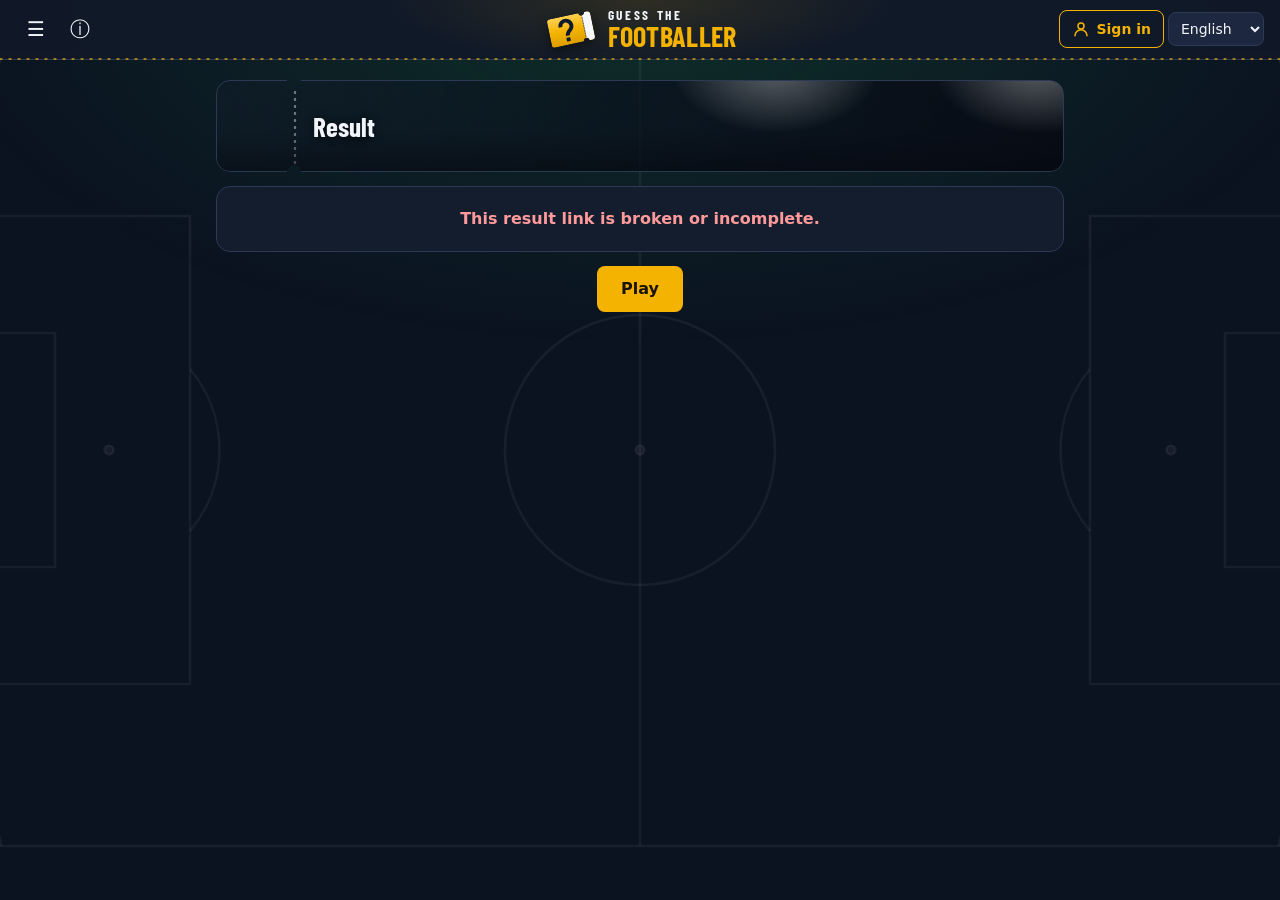
<file: games/guess-the-footballer/result.html>
<!DOCTYPE html>
<html lang="en">
<head>
    <meta charset="UTF-8">
    <meta name="viewport" content="width=device-width, initial-scale=1.0">
    <meta name="description" content="A Guess the Footballer round: can you find the hidden player in fewer guesses?">
    <meta property="og:type" content="website">
    <meta property="og:title" content="Guess the Footballer: can you beat this result?">
    <meta property="og:description" content="Find the hidden player from real squads of Europe's top 5 leagues, in 6 guesses.">
    <meta property="og:image" content="https://bogdandumitrascu04.github.io/Guessthefootballer/images/share.jpg">
    <meta property="og:image:width" content="1200">
    <meta property="og:image:height" content="630">
    <meta name="twitter:card" content="summary_large_image">
    <link rel="stylesheet" href="../../fonts/fonts.css">
    <link rel="stylesheet" href="game.css">
    <link rel="stylesheet" href="shell.css">
    <link rel="stylesheet" href="account.css">
    <link rel="stylesheet" href="album/album.css">
    <link rel="icon" href="../../images/icons/icon.svg" type="image/svg+xml" sizes="any">
    <link rel="icon" href="../../images/icons/icon-192.png" sizes="192x192">
    <link rel="apple-touch-icon" href="../../images/icons/apple-touch-icon.png">
    <link rel="manifest" href="../../manifest.webmanifest">
    <meta name="theme-color" content="#141d2e">
    <title>Result — Guess the Footballer</title>
</head>
<body>
    <header class="header">
        <div class="header-side">
            <button id="menuButton" class="icon-button" aria-label="Menu">&#9776;</button>
            <button id="infoButton" class="icon-button" aria-label="How to play">ⓘ</button>
        </div>
        <a class="brand" href="../../index.html">
            <img class="brand-logo" src="../../images/logo.svg" alt="" width="76" height="60">
            <span class="brand-name"><span>Guess the</span> <strong>Footballer</strong></span>
        </a>
        <div class="header-side header-tools">
            <div id="account" class="account"></div>
            <label class="language-selector">
                <span class="visually-hidden">Language</span>
                <span class="language-code" aria-hidden="true">EN</span>
                <select id="language">
                    <option value="en">English</option>
                    <option value="es">Español</option>
                    <option value="fr">Français</option>
                    <option value="ro">Română</option>
                </select>
            </label>
        </div>
        <div id="infoContent" class="hidden">
            <button id="closeButton" class="icon-button" aria-label="Close">&times;</button>
            <h2 data-translate="howToPlay">How to Play</h2>
            <p data-translate="selectLeague">1. Select a league and a difficulty.</p>
            <p data-translate="guessFootballer">2. Guess the footballer based on the clues provided.</p>
            <p data-translate="legend">Green ✓ = same as the hidden player · ↑ ↓ = the hidden player's age or number is higher / lower</p>
            <p data-translate="hintRule">Hints: the club unlocks after 2 guesses, the age after 4.</p>
            <p data-translate="pointsRule">Points: a win at the 1st guess gives 60 on Easy, 120 on Medium, 240 on Hard; each extra guess or hint costs one step (10 / 20 / 40).</p>
            <p data-translate="dailyRule">Player of the day: one round a day, the same player for everyone. A new one at midnight, Romanian time.</p>
            <p data-translate="enjoyGame">3. Enjoy the game!</p>
        </div>
        <div class="navbar hidden" id="navbar">
            <nav id="menuContent">
                <a href="game.html?daily" data-translate="daily">Player of the day</a>
                <a href="album.html" data-translate="album">Album</a>
                <a href="index.html" data-translate="changeSettings">Change league / difficulty</a>
                <a href="../../index.html" data-translate="allGames">All games</a>
            </nav>
        </div>
    </header>

    <main class="content">
        <section class="game-head">
            <span id="leagueMark"></span>
            <h1 id="resultTitle" data-translate="resultTitle">Result</h1>
            <div class="game-meta">
                <span id="difficultyChip" class="difficulty-chip hidden"></span>
                <span id="dateChip" class="counter-chip hidden"></span>
            </div>
        </section>

        <section id="summary" class="result-summary" aria-live="polite"></section>

        <div id="resultActions" class="result-actions"></div>

        <section id="details" class="result-details hidden">
            <ul class="legend">
                <li><span class="legend-chip match" aria-hidden="true">✓</span><span data-translate="legendSame">same</span></li>
                <li><span class="legend-chip" aria-hidden="true">↑</span><span data-translate="legendHigher">higher</span></li>
                <li><span class="legend-chip" aria-hidden="true">↓</span><span data-translate="legendLower">lower</span></li>
            </ul>
            <div id="hiddenPlayer"></div>
            <div id="playerInfo"></div>
        </section>
    </main>

    <script defer src="i18n.js"></script>
    <script defer src="../../vendor/supabase-js-2.119.0.js"></script>
    <script defer src="auth.js"></script>
    <script defer src="round.js"></script>
    <script defer src="league-marks.js"></script>
    <script defer src="countries.js"></script>
    <script defer src="common.js"></script>
    <script defer src="badge.js"></script>
    <script defer src="result.js"></script>
    <script defer src="ui.js"></script>
    <script defer src="../../pwa.js"></script>
</body>
</html>
</file>
<file: fonts/fonts.css>
/* Self-hosted, so visitors' IP addresses are not sent to a font service. */
@font-face {
    font-family: "Barlow Condensed";
    font-weight: 700;
    font-display: swap;
    src: url('barlow-condensed-700-latin.woff2') format('woff2');
    unicode-range: U+0000-00FF, U+0131, U+0152-0153, U+02BB-02BC, U+02C6, U+02DA, U+02DC, U+2000-206F, U+20AC, U+2122, U+2191, U+2193, U+2212, U+2215, U+FEFF, U+FFFD;
}

@font-face {
    font-family: "Barlow Condensed";
    font-weight: 700;
    font-display: swap;
    src: url('barlow-condensed-700-latin-ext.woff2') format('woff2');
    unicode-range: U+0100-02BA, U+02BD-02C5, U+02C7-02CC, U+02CE-02D7, U+02DD-02FF, U+1E00-1E9F, U+1EF2-1EFF, U+2020, U+20A0-20AB, U+20AD-20C0, U+2113, U+2C60-2C7F, U+A720-A7FF;
}
</file>
<file: index.css>
/* Platform hub. Same palette as games/guess-the-footballer/game.css. */
:root {
    color-scheme: dark;
    --font-display: "Barlow Condensed", "Arial Narrow", system-ui, sans-serif;
    --bg: #0b1220;
    --surface: #141d2e;
    --surface-raised: #1d2840;
    --border: #2c3a55;
    --text: #f1f5fb;
    --muted: #a3b1c6;
    --accent: #f5b301;
    --accent-hover: #ffc933;
    --on-accent: #1a1300;
    --match: #15803d;
    --match-border: #22c55e;
}

* {
    box-sizing: border-box;
}

body {
    display: flex;
    flex-direction: column;
    min-height: 100vh;
    margin: 0;
    font-family: system-ui, -apple-system, "Segoe UI", Roboto, Arial, sans-serif;
    line-height: 1.5;
    color: var(--text);
    background: var(--bg);
}

.visually-hidden {
    position: absolute;
    width: 1px;
    height: 1px;
    overflow: hidden;
    clip-path: inset(50%);
    white-space: nowrap;
}

a:focus-visible,
button:focus-visible,
select:focus-visible {
    outline: 2px solid var(--accent);
    outline-offset: 2px;
}

h1,
h2 {
    font-family: var(--font-display);
    font-weight: 700;
    line-height: 1.05;
    text-transform: uppercase;
}

/* Hero */
.hub {
    flex: 1;
    width: 100%;
    max-width: 920px;
    padding: 0 16px;
    margin: 0 auto;
}

.hero {
    padding: 52px 0 32px;
    text-align: center;
}

.hero h1 {
    margin: 0;
    font-size: clamp(2.6rem, 8vw, 4.75rem);
}

.hero-subtitle {
    max-width: 34em;
    margin: 14px auto 28px;
    font-size: 1.125rem;
    color: var(--muted);
}

/* A real row from the game, so the page shows the game instead of describing it. */
.demo {
    display: grid;
    grid-template-columns: minmax(170px, 1.5fr) repeat(5, minmax(0, 1fr));
    gap: 6px;
    perspective: 700px;
    text-align: center;
}

.demo-player {
    display: flex;
    gap: 10px;
    align-items: center;
    min-width: 0;
    padding: 6px 10px;
    font-weight: 700;
    line-height: 1.2;
    text-align: left;
    background: var(--surface);
    border: 1px solid var(--border);
    border-radius: 10px;
}

/* The initials and the badge look like the game's; the colours are Real Madrid's, as in badge.js. */
.demo-player .avatar {
    display: grid;
    flex: none;
    place-items: center;
    width: 44px;
    height: 44px;
    font-family: var(--font-display);
    font-size: 1.2rem;
    line-height: 1;
    color: #6a31a4;
    background: linear-gradient(rgb(255 255 255 / 0.14), transparent 50%, rgb(0 0 0 / 0.16)) #f3f5f9;
    border: 2px solid #6a31a4;
    border-radius: 50%;
    box-shadow: 0 0 0 1px rgb(255 255 255 / 0.22);
}

.tile {
    display: flex;
    flex-direction: column;
    gap: 2px;
    align-items: center;
    justify-content: center;
    min-width: 0;
    min-height: 76px;
    padding: 6px 3px;
    background: var(--surface-raised);
    border: 1px solid var(--border);
    border-radius: 10px;
    animation: tile-flip 0.5s ease-out both;
    animation-delay: calc(var(--i) * 170ms + 250ms);
}

.tile.match {
    background: var(--match);
    border-color: var(--match-border);
}

.tile-label {
    font-size: 0.66rem;
    letter-spacing: 0.03em;
    color: var(--muted);
    text-transform: uppercase;
}

.tile.match .tile-label {
    color: #dcfce7;
}

.tile-logo {
    width: 38px;
    font: 700 25.5px var(--font-display);
}

.tile-value {
    font-size: 0.9rem;
    font-weight: 700;
    line-height: 1.2;
}

@keyframes tile-flip {
    from {
        opacity: 0;
        transform: rotateX(-90deg);
    }
    to {
        opacity: 1;
        transform: rotateX(0);
    }
}

.demo-caption {
    margin: 12px 0 0;
    font-size: 0.875rem;
    color: var(--muted);
}

/* Game cards */
.featured,
.upcoming-card {
    background: var(--surface);
    border: 1px solid var(--border);
    border-radius: 16px;
    box-shadow: 0 10px 30px rgba(0, 0, 0, 0.35);
}

.featured {
    padding: 24px;
    border-color: rgba(245, 179, 1, 0.45);
}

.featured-head {
    display: grid;
    grid-template-columns: auto 1fr auto;
    gap: 18px;
    align-items: center;
}

.game-icon,
.soon-badge svg {
    fill: none;
    stroke: currentColor;
    stroke-linecap: round;
    stroke-linejoin: round;
    stroke-width: 1.5;
}

.game-icon {
    width: 56px;
    height: 56px;
    color: var(--accent);
}

.featured h2 {
    margin: 0 0 4px;
    font-size: 2.1rem;
}

.featured-text p {
    margin: 0;
    color: var(--muted);
}

.play-button {
    display: block;
    padding: 12px 42px;
    font-family: var(--font-display);
    font-size: 1.4rem;
    font-weight: 700;
    color: var(--on-accent);
    text-align: center;
    text-decoration: none;
    text-transform: uppercase;
    background: var(--accent);
    border-radius: 10px;
    transition: transform 0.15s ease, box-shadow 0.15s ease, background-color 0.15s ease;
}

.play-button:hover {
    background: var(--accent-hover);
    box-shadow: 0 0 18px rgba(245, 179, 1, 0.45);
    transform: translateY(-2px);
}

.featured-bar {
    display: flex;
    flex-wrap: wrap;
    gap: 12px 28px;
    align-items: center;
    justify-content: space-between;
    padding: 16px 0;
    margin-top: 18px;
    border-top: 1px solid var(--border);
}

.stats {
    display: flex;
    flex-wrap: wrap;
    gap: 6px 28px;
    padding: 0;
    margin: 0;
    color: var(--muted);
    list-style: none;
}

.install-button {
    display: inline-flex;
    gap: 8px;
    align-items: center;
    padding: 8px 16px;
    font: inherit;
    font-weight: 600;
    color: var(--accent);
    cursor: pointer;
    background: transparent;
    border: 1px solid var(--accent);
    border-radius: 8px;
}

.install-button:hover {
    color: var(--on-accent);
    background: var(--accent);
}

.install-button svg {
    width: 18px;
    height: 18px;
    fill: none;
    stroke: currentColor;
    stroke-width: 2;
    stroke-linecap: round;
    stroke-linejoin: round;
}

.install-button[hidden],
.install-hint[hidden] {
    display: none;
}

.install-hint {
    margin: 0;
    font-size: 0.875rem;
    color: var(--muted);
}

.stats strong {
    font-family: var(--font-display);
    font-size: 1.5rem;
    color: var(--text);
}

.leagues-label {
    margin: 0 0 10px;
    font-size: 0.875rem;
    color: var(--muted);
}

.league-links {
    display: grid;
    grid-template-columns: repeat(5, minmax(0, 1fr));
    gap: 10px;
}

.league-links a {
    display: flex;
    flex-direction: column;
    gap: 8px;
    align-items: center;
    justify-content: center;
    min-width: 0;
    padding: 12px 6px 10px;
    font-family: var(--font-display);
    font-size: 1.1rem;
    font-weight: 700;
    line-height: 1.05;
    color: var(--text);
    text-align: center;
    text-decoration: none;
    background: var(--surface-raised);
    border: 2px solid var(--border);
    border-radius: 12px;
    transition: transform 0.15s ease, border-color 0.15s ease;
}

.league-links a:hover {
    border-color: var(--accent);
    transform: translateY(-3px);
}

.league-mark {
    display: block;
    height: 72px;
    aspect-ratio: 48 / 60;
    filter: drop-shadow(0 4px 8px rgb(0 0 0 / 0.4));
}

.upcoming {
    display: grid;
    grid-template-columns: repeat(2, minmax(0, 1fr));
    gap: 16px;
    margin: 16px 0 40px;
}

.upcoming-card {
    display: flex;
    flex-direction: column;
    align-items: flex-start;
    padding: 20px 24px;
    background: rgba(20, 29, 46, 0.72);
}

.upcoming-card .game-icon {
    width: 40px;
    height: 40px;
    margin-bottom: 8px;
    color: var(--muted);
}

.upcoming-card h2 {
    margin: 0 0 4px;
    font-size: 1.5rem;
}

.upcoming-card p {
    flex: 1;
    margin: 0 0 14px;
    color: var(--muted);
}

.soon-badge {
    display: inline-flex;
    gap: 6px;
    align-items: center;
    padding: 3px 12px 3px 9px;
    font-size: 0.8rem;
    font-weight: 600;
    color: var(--muted);
    border: 1px solid var(--border);
    border-radius: 999px;
}

.soon-badge svg {
    width: 14px;
    height: 14px;
}

/* Footer */
.hub-footer {
    padding: 22px 16px;
    font-size: 0.875rem;
    color: var(--muted);
    text-align: center;
    background: rgba(11, 18, 32, 0.8);
    border-top: 1px solid var(--border);
}

.hub-footer a {
    font-weight: 600;
    color: var(--accent);
    text-decoration: none;
}

.hub-footer a:hover {
    text-decoration: underline;
}

/* Phones */
@media (max-width: 640px) {
    .hero {
        padding: 32px 0 24px;
    }

    .hero-subtitle {
        margin: 12px auto 20px;
        font-size: 1rem;
    }

    .demo {
        grid-template-columns: repeat(5, minmax(0, 1fr));
        gap: 4px;
    }

    .demo-player {
        grid-column: 1 / -1;
        justify-content: center;
        padding: 4px 8px;
    }

    .demo-player .avatar {
        width: 34px;
        height: 34px;
        font-size: 1rem;
    }

    /* The longest translated labels do not fit five narrow tiles. */
    .tile-label {
        display: none;
    }

    .tile {
        min-height: 58px;
    }

    .tile-logo {
        width: 32px;
    }

    .tile-value {
        font-size: 0.74rem;
    }

    .featured {
        padding: 18px;
    }

    .featured-head {
        grid-template-columns: auto 1fr;
        gap: 12px 14px;
        align-items: start;
    }

    .game-icon {
        width: 46px;
        height: 46px;
    }

    .featured h2 {
        font-size: 1.75rem;
    }

    .play-button {
        grid-column: 1 / -1;
    }

    .league-links {
        gap: 6px;
    }

    .league-links a {
        gap: 6px;
        justify-content: start;
        padding: 8px 2px 7px;
        font-size: clamp(0.66rem, 3.3vw, 0.88rem);
        border-radius: 9px;
    }

    .league-mark {
        height: 50px;
    }

    .upcoming {
        grid-template-columns: 1fr;
    }
}

@media (prefers-reduced-motion: reduce) {
    .tile {
        animation: none;
    }

    .play-button,
    .league-links a {
        transition: none;
    }

    .play-button:hover,
    .league-links a:hover {
        transform: none;
    }
}
</file>
<file: games/guess-the-footballer/shell.css>
/* The header and the backdrop, shared by the home page and the game pages (both define these colours). */

/* A fixed layer of its own: background-attachment: fixed misbehaves on phones. */
body::before {
    position: fixed;
    inset: 0;
    z-index: -1;
    content: "";
    background:
        radial-gradient(ellipse 80% 55% at 50% 0%, rgb(34 197 94 / 0.16), transparent 70%),
        url('../../images/Header/pitch-lines.svg') center / cover no-repeat;
}

/* Equal sides keep the name in the middle, however wide the buttons are. */
.header {
    position: sticky;
    top: 0;
    z-index: 30;
    display: grid;
    grid-template-columns: 1fr auto 1fr;
    gap: 8px;
    align-items: center;
    padding: 8px 16px;
    background:
        radial-gradient(ellipse 340px 90px at 50% 0, rgb(245 179 1 / 0.13), transparent 75%),
        rgb(17 25 41 / 0.96);
    border-bottom: 1px solid var(--border);
}

/* The header is torn off like a ticket. */
.header::after {
    position: absolute;
    right: 0;
    bottom: -1px;
    left: 0;
    height: 2px;
    content: "";
    background: radial-gradient(circle, rgb(245 179 1 / 0.75) 1px, transparent 1.4px) center / 9px 2px repeat-x;
}

.header-side {
    display: flex;
    gap: 4px;
    align-items: center;
    min-width: 0;
}

.header-tools {
    justify-content: flex-end;
}

.brand {
    display: flex;
    gap: 10px;
    align-items: center;
    color: var(--text);
    text-decoration: none;
}

.brand-logo {
    flex: none;
    width: 54px;
    height: auto;
    filter: drop-shadow(0 3px 6px rgb(0 0 0 / 0.5));
    transition: rotate 0.25s ease;
}

.brand:hover .brand-logo {
    rotate: 8deg;
}

/* The name is the same in every language. */
.brand-name {
    display: grid;
    font-family: var(--font-display);
    font-weight: 700;
    line-height: 1;
    text-transform: uppercase;
}

.brand-name span {
    font-size: 0.84rem;
    letter-spacing: 0.2em;
}

.brand-name strong {
    font-size: 1.75rem;
    line-height: 0.95;
    color: var(--accent);
    letter-spacing: 0.01em;
}

.icon-button {
    display: grid;
    flex: none;
    place-items: center;
    width: 40px;
    height: 40px;
    padding: 0;
    font-size: 1.25rem;
    line-height: 1;
    color: var(--text);
    background: transparent;
    border: none;
    border-radius: 8px;
}

.icon-button:hover {
    background: var(--surface-raised);
}

.language-selector {
    position: relative;
    display: block;
}

.language-code {
    display: none;
}

#language {
    padding: 7px 8px;
    font: inherit;
    font-size: 0.875rem;
    color: var(--text);
    cursor: pointer;
    background: var(--surface-raised);
    border: 1px solid var(--border);
    border-radius: 8px;
}

/* Burger menu and "how to play" panels */
.navbar,
#infoContent {
    position: absolute;
    top: calc(100% + 8px);
    left: 16px;
    width: min(320px, calc(100vw - 32px));
    background: var(--surface-raised);
    border: 1px solid var(--border);
    border-radius: 12px;
    box-shadow: 0 12px 28px rgb(0 0 0 / 0.45);
}

.navbar.show,
#infoContent.show {
    display: block;
}

#menuContent a {
    display: block;
    padding: 11px 16px;
    color: var(--text);
    text-decoration: none;
    border-bottom: 1px solid var(--border);
}

#menuContent a:last-child {
    border-bottom: none;
}

#menuContent a:hover {
    background: var(--border);
}

#infoContent {
    padding: 14px 18px;
}

#infoContent h2 {
    margin: 0 0 8px;
    font-family: var(--font-display);
    font-size: 1.4rem;
}

#infoContent p {
    margin: 6px 0;
    color: var(--muted);
}

#closeButton {
    position: absolute;
    top: 6px;
    right: 6px;
}

@media (max-width: 640px) {
    .header {
        gap: 4px;
        padding: 7px 10px;
    }

    .header-side {
        gap: 2px;
    }

    .brand {
        gap: 7px;
    }

    .brand-logo {
        width: 40px;
    }

    .brand-name span {
        font-size: 0.62rem;
    }

    .brand-name strong {
        font-size: 1.24rem;
    }

    .icon-button {
        width: 34px;
        height: 34px;
    }

    /* Two letters instead of the language's name; the list itself still opens from them. */
    .language-code {
        display: grid;
        place-items: center;
        width: 36px;
        height: 34px;
        font-size: 0.8125rem;
        font-weight: 700;
        background: var(--surface-raised);
        border: 1px solid var(--border);
        border-radius: 8px;
    }

    #language {
        position: absolute;
        inset: 0;
        width: 100%;
        height: 100%;
        padding: 0;
        opacity: 0;
    }

    .language-selector:focus-within .language-code {
        outline: 2px solid var(--accent);
        outline-offset: 1px;
    }
}

@media (max-width: 350px) {
    .brand-logo {
        width: 32px;
    }

    .brand-name strong {
        font-size: 1.02rem;
    }

    .brand-name span {
        font-size: 0.52rem;
    }
}

@media (prefers-reduced-motion: reduce) {
    .brand-logo {
        transition: none;
    }
}
</file>
<file: games/guess-the-footballer/account.css>
/* The account button in the header, shared by the home page and the game pages (both define these colours). */
/* Not positioned: the menu is placed against the header's right edge, like the ☰ panel, so it never leaves the screen. */
.account {
    display: flex;
}

.account-signin {
    display: inline-flex;
    align-items: center;
    gap: 6px;
    height: 38px;
    padding: 0 12px;
    font: inherit;
    font-size: 0.875rem;
    font-weight: 600;
    color: var(--accent);
    cursor: pointer;
    background: transparent;
    border: 1px solid var(--accent);
    border-radius: 8px;
}

.account-signin:hover {
    color: var(--on-accent);
    background: var(--accent);
}

.account svg {
    flex: none;
    width: 18px;
    height: 18px;
    fill: none;
    stroke: currentColor;
    stroke-width: 2;
    stroke-linecap: round;
    stroke-linejoin: round;
}

.account-avatar {
    width: 38px;
    height: 38px;
    padding: 0;
    font-family: var(--font-display);
    font-size: 1.15rem;
    font-weight: 700;
    color: var(--on-accent);
    cursor: pointer;
    background: var(--accent);
    border: none;
    border-radius: 50%;
}

.account-avatar:hover {
    background: var(--accent-hover);
}

.account-menu {
    position: absolute;
    top: calc(100% + 6px);
    right: 16px;
    z-index: 40;
    display: flex;
    flex-direction: column;
    width: min(280px, calc(100vw - 32px));
    padding: 6px;
    background: var(--surface-raised);
    border: 1px solid var(--border);
    border-radius: 12px;
    box-shadow: 0 12px 32px rgb(0 0 0 / 0.45);
}

.account-menu[hidden] {
    display: none;
}

.account-head {
    display: flex;
    align-items: center;
    gap: 10px;
    padding: 8px 10px;
}

.account-head-avatar {
    display: grid;
    flex: none;
    place-items: center;
    width: 36px;
    height: 36px;
    font-family: var(--font-display);
    font-size: 1.1rem;
    font-weight: 700;
    color: var(--on-accent);
    background: var(--accent);
    border-radius: 50%;
}

.account-who {
    display: flex;
    flex-direction: column;
    min-width: 0;
}

.account-name,
.account-email {
    overflow: hidden;
    text-overflow: ellipsis;
    white-space: nowrap;
}

.account-name {
    font-weight: 600;
    color: var(--text);
}

.account-email {
    font-size: 0.8125rem;
    color: var(--muted);
}

.account-divider {
    width: 100%;
    margin: 6px 0;
    border: none;
    border-top: 1px solid var(--border);
}

.account-item {
    display: flex;
    align-items: center;
    gap: 10px;
    width: 100%;
    padding: 9px 10px;
    font: inherit;
    font-size: 0.9375rem;
    color: var(--text);
    text-align: left;
    text-decoration: none;
    cursor: pointer;
    background: transparent;
    border: none;
    border-radius: 8px;
}

.account-item:hover,
.account-item:focus-visible {
    background: var(--surface);
}

.account-item svg {
    color: var(--muted);
}

/* Under the points at the end of a round: whether it reached the account. */
.save-status {
    margin-top: 4px;
    font-size: 0.9375rem;
    font-weight: 500;
    color: var(--muted);
}

.save-saved {
    color: var(--success);
}

.save-failed {
    color: var(--error);
}

.link-button {
    padding: 0;
    font: inherit;
    font-weight: 600;
    color: var(--accent);
    text-decoration: underline;
    cursor: pointer;
    background: none;
    border: none;
}

/* Profile page */
.profile-head {
    display: flex;
    align-items: center;
    gap: 14px;
    padding: 16px;
    background: var(--surface);
    border: 1px solid var(--border);
    border-radius: 14px;
}

.profile-avatar {
    width: 56px;
    height: 56px;
    font-size: 1.6rem;
}

.profile-who {
    flex: 1;
    min-width: 0;
}

.profile-points {
    display: flex;
    flex: none;
    flex-direction: column;
    align-items: flex-end;
    line-height: 1;
}

.profile-points-value {
    font-family: var(--font-display);
    font-size: 2.4rem;
    font-weight: 700;
    color: var(--accent);
}

.profile-points-label {
    margin-top: 4px;
    font-size: 0.8125rem;
    color: var(--muted);
    text-transform: uppercase;
    letter-spacing: 0.04em;
}

.profile-stats {
    display: grid;
    grid-template-columns: repeat(auto-fit, minmax(100px, 1fr)); /* five in a row on a computer, three and two on a phone */
    gap: 8px;
    margin-top: 10px;
}

.stat-card {
    display: flex;
    flex-direction: column;
    gap: 4px;
    padding: 12px 14px;
    background: var(--surface);
    border: 1px solid var(--border);
    border-radius: 12px;
}

.stat-value {
    font-family: var(--font-display);
    font-size: 1.7rem;
    font-weight: 700;
    line-height: 1;
}

.stat-label {
    font-size: 0.8125rem;
    color: var(--muted);
}

.profile-name {
    margin: 0;
    font-family: var(--font-display);
    font-size: 1.8rem;
    line-height: 1.1;
    overflow-wrap: anywhere;
}

.profile-email {
    margin: 2px 0 0;
    color: var(--muted);
    overflow-wrap: anywhere;
}

.profile-section h2 {
    margin: 22px 0 10px;
    font-family: var(--font-display);
    font-size: 1.4rem;
}

.profile-note {
    margin: 0 0 14px;
    color: var(--muted);
}

.profile-note.error {
    color: var(--error);
}

.profile-section .primary-button,
.profile-empty .primary-button {
    display: inline-block;
    text-decoration: none;
}

.profile-empty {
    padding: 28px 16px;
    text-align: center;
    background: var(--surface);
    border: 1px solid var(--border);
    border-radius: 14px;
}

.profile-empty p {
    margin: 0 0 14px;
}

.history {
    display: flex;
    flex-direction: column;
    gap: 8px;
}

.history-row {
    display: grid;
    grid-template-columns: 1fr auto 3.5em;
    gap: 12px;
    align-items: center;
    padding: 12px 14px;
    color: var(--text);
    text-decoration: none;
    background: var(--surface);
    border: 1px solid var(--border);
    border-radius: 12px;
}

a.history-row:hover,
a.history-row:focus-visible {
    background: var(--surface-raised);
}

.history-main {
    min-width: 0;
}

.history-league {
    display: block;
    font-weight: 600;
}

.history-meta {
    display: flex;
    flex-wrap: wrap;
    gap: 6px 10px;
    align-items: center;
    margin-top: 5px;
    font-size: 0.875rem;
    color: var(--muted);
}

.history-meta .difficulty-chip {
    padding: 1px 9px;
    font-size: 0.75rem;
}

.history-meta .daily-chip {
    padding: 0 9px;
    font-size: 0.75rem;
    font-weight: 700;
    color: var(--accent);
    border: 1px solid rgb(245 179 1 / 0.6);
    border-radius: 999px;
}

.history-outcome {
    font-family: var(--font-display);
    font-size: 1.3rem;
    font-weight: 700;
}

.history-outcome.won {
    color: var(--success);
}

.history-outcome.lost {
    color: var(--error);
}

.history-outcome.abandoned {
    font-family: inherit;
    font-size: 0.8125rem;
    font-weight: 600;
    color: var(--muted);
}

.history-points {
    font-family: var(--font-display);
    font-size: 1.2rem;
    font-weight: 700;
    color: var(--accent);
    text-align: right;
}

/* Deleting the account: two steps, so one click can never do it. */
.profile-danger {
    padding-top: 6px;
    margin-top: 28px;
    border-top: 1px solid var(--border);
}

.danger-actions {
    display: flex;
    flex-wrap: wrap;
    gap: 10px;
    align-items: center;
    margin-bottom: 14px;
}

.danger-question {
    flex-basis: 100%;
    color: var(--error);
}

.danger-outline-button,
.danger-button {
    padding: 9px 18px;
    font: inherit;
    font-weight: 600;
    cursor: pointer;
    border-radius: 8px;
}

.danger-outline-button {
    color: var(--error);
    background: transparent;
    border: 1px solid var(--error);
}

.danger-outline-button:hover {
    background: rgb(255 154 154 / 0.1);
}

.danger-button {
    color: #450a0a;
    background: var(--error);
    border: 1px solid var(--error);
}

.danger-button:disabled,
.profile-danger .secondary-button:disabled {
    cursor: wait;
    opacity: 0.6;
}

.profile-danger > a {
    font-size: 0.875rem;
    color: var(--muted);
}

@media (max-width: 480px) {
    .account-signin {
        justify-content: center;
        width: 34px;
        height: 34px;
        padding: 0;
    }

    .account-signin-text {
        display: none;
    }

    .account-avatar {
        width: 34px;
        height: 34px;
        font-size: 1rem;
    }
}
</file>
<file: games/guess-the-footballer/daily.css>
/* The player of the day: the way in from the home page and the picker, and its own lines in the game.
   The colours come from index.css or game.css. */

/* A ticket for today: the date is on its stub. */
.daily-card {
    --stub: 96px;
    --notch: 7px;
    position: relative;
    display: grid;
    grid-template-columns: var(--stub) 1fr auto;
    gap: 4px 20px;
    align-items: center;
    min-height: 96px;
    padding-right: 24px;
    margin: 0 0 16px;
    overflow: hidden;
    color: var(--text);
    text-align: left;
    text-decoration: none;
    background:
        radial-gradient(circle, rgb(8 12 20 / 0.75) 1.2px, transparent 1.7px) calc(var(--stub) - 4px) 1px / 8px 8px repeat-y,
        linear-gradient(90deg, var(--accent) var(--stub), rgb(245 179 1 / 0.2) var(--stub), transparent 72%),
        var(--surface);
    border: 1px solid rgb(245 179 1 / 0.55);
    border-radius: 14px;
    -webkit-mask:
        radial-gradient(circle var(--notch) at var(--stub) 0, #0000 97%, #000) top / 100% 51% no-repeat,
        radial-gradient(circle var(--notch) at var(--stub) 100%, #0000 97%, #000) bottom / 100% 51% no-repeat;
    mask:
        radial-gradient(circle var(--notch) at var(--stub) 0, #0000 97%, #000) top / 100% 51% no-repeat,
        radial-gradient(circle var(--notch) at var(--stub) 100%, #0000 97%, #000) bottom / 100% 51% no-repeat;
    transition: border-color 0.15s ease, transform 0.15s ease;
}

.daily-card:hover {
    border-color: var(--accent);
    transform: translateY(-2px);
}

.daily-card:focus-visible {
    outline: 3px solid var(--text);
    outline-offset: -5px; /* the notches would cut an outline drawn outside */
}

.daily-date {
    display: grid;
    justify-items: center;
    font-family: var(--font-display);
    font-weight: 700;
    line-height: 1;
    color: var(--on-accent);
    text-transform: uppercase;
}

.daily-day {
    font-size: 2.9rem;
}

.daily-month {
    font-size: 1.05rem;
    letter-spacing: 0.06em;
}

.daily-text {
    display: grid;
    gap: 2px;
    min-width: 0;
    padding: 12px 0;
}

.daily-title {
    font-family: var(--font-display);
    font-size: 1.75rem;
    line-height: 1.1;
    text-transform: uppercase;
}

.daily-line {
    color: var(--muted);
}

.daily-go {
    padding: 9px 26px;
    font-family: var(--font-display);
    font-size: 1.25rem;
    font-weight: 700;
    line-height: 1.2;
    color: var(--on-accent);
    text-transform: uppercase;
    white-space: nowrap;
    background: var(--accent);
    border-radius: 10px;
}

.daily-card:hover .daily-go {
    background: var(--accent-hover);
}

.picker .daily-card {
    margin: 26px 0 0;
}

/* In the game */
.daily-facts {
    display: flex;
    flex-wrap: wrap;
    gap: 6px 10px;
    padding: 0;
    margin: 16px 0 0;
    list-style: none;
}

.daily-facts li {
    padding: 3px 12px;
    font-size: 0.875rem;
    font-variant-numeric: tabular-nums; /* the countdown must not move its neighbours */
    background: var(--surface-raised);
    border: 1px solid var(--border);
    border-radius: 999px;
}

.daily-failed {
    color: var(--error);
}

.daily-streak {
    font-weight: 700;
    color: var(--accent);
}

#dailyNext {
    margin-top: 12px;
    font-variant-numeric: tabular-nums;
    color: var(--muted);
    text-align: center;
}

#dailyNext:empty {
    display: none;
}

#restartContainer a.secondary-button {
    color: var(--text);
    text-decoration: none;
}

@media (max-width: 640px) {
    .daily-card {
        --stub: 72px;
        grid-template-columns: var(--stub) 1fr;
        gap: 0 14px;
        padding-right: 14px;
    }

    .daily-date {
        grid-row: 1 / 3;
    }

    .daily-day {
        font-size: 2.2rem;
    }

    .daily-month {
        font-size: 0.9rem;
    }

    .daily-text {
        padding: 12px 0 8px;
    }

    .daily-title {
        font-size: 1.4rem;
    }

    .daily-line {
        font-size: 0.875rem;
        line-height: 1.35;
    }

    .daily-go {
        justify-self: start;
        padding: 5px 18px;
        margin-bottom: 12px;
        font-size: 1.05rem;
    }

    .daily-facts {
        grid-column: 1 / -1;
        justify-content: center;
        margin: 0;
    }

    .daily-note {
        grid-column: 1 / -1;
    }
}

@media (prefers-reduced-motion: reduce) {
    .daily-card {
        transition: none;
    }

    .daily-card:hover {
        transform: none;
    }
}
</file>
<file: games/guess-the-footballer/game.css>
/* Picker and game pages */
:root {
    color-scheme: dark;
    --font-display: "Barlow Condensed", "Arial Narrow", system-ui, sans-serif;
    --league-glow: transparent;
    --league-tifo: none;
    --bg: #0b1220;
    --surface: #141d2e;
    --surface-raised: #1d2840;
    --border: #2c3a55;
    --text: #f1f5fb;
    --muted: #a3b1c6;
    --accent: #f5b301;
    --accent-hover: #ffc933;
    --on-accent: #1a1300;
    --match: #15803d;
    --match-border: #22c55e;
    --success: #4ade80;
    --error: #ff9a9a;
}

* {
    box-sizing: border-box;
}

body {
    min-height: 100vh;
    margin: 0;
    font-family: system-ui, -apple-system, "Segoe UI", Roboto, Arial, sans-serif;
    line-height: 1.5;
    color: var(--text);
    background: var(--bg);
}

.hidden {
    display: none;
}

.visually-hidden {
    position: absolute;
    width: 1px;
    height: 1px;
    overflow: hidden;
    clip-path: inset(50%);
    white-space: nowrap;
}

button {
    font: inherit;
    cursor: pointer;
}

/* Page layout */
.content {
    width: 100%;
    max-width: 880px;
    margin: 0 auto;
    padding: 20px 16px 48px;
}

/* Game: the head is a ticket lying flat, with the league's pass on its stub */
.game-head {
    --stub: 78px;
    --notch: 7px;
    position: relative;
    display: grid;
    grid-template-columns: var(--stub) 1fr auto;
    gap: 4px 18px;
    align-items: center;
    min-height: 92px;
    padding: 12px 16px 12px 0;
    margin-bottom: 14px;
    overflow: hidden;
    isolation: isolate;
    background:
        radial-gradient(circle, rgb(255 255 255 / 0.4) 1.1px, transparent 1.6px) calc(var(--stub) - 4px) 1px / 8px 7px repeat-y,
        linear-gradient(90deg, color-mix(in oklab, var(--league-glow) 72%, var(--surface)), color-mix(in oklab, var(--league-glow) 22%, #0a101c) 60%, color-mix(in oklab, var(--league-glow) 12%, #070b14));
    border: 1px solid var(--border);
    border-radius: 14px;
    -webkit-mask:
        radial-gradient(circle var(--notch) at var(--stub) 0, #0000 97%, #000) top / 100% 51% no-repeat,
        radial-gradient(circle var(--notch) at var(--stub) 100%, #0000 97%, #000) bottom / 100% 51% no-repeat;
    mask:
        radial-gradient(circle var(--notch) at var(--stub) 0, #0000 97%, #000) top / 100% 51% no-repeat,
        radial-gradient(circle var(--notch) at var(--stub) 100%, #0000 97%, #000) bottom / 100% 51% no-repeat;
}

/* The stand opposite: the crowd holds up the country's flag, card by card. */
.game-head::before,
.game-head::after {
    position: absolute;
    z-index: -1;
    content: "";
}

.game-head::before {
    inset: 0 0 0 34%;
    background: var(--league-tifo);
    opacity: 0.62;
    -webkit-mask:
        radial-gradient(circle, #000 1.5px, #0000 1.9px) 0 0 / 5px 5px,
        linear-gradient(90deg, #0000 4%, #000 62%);
    -webkit-mask-composite: source-in;
    mask:
        radial-gradient(circle, #000 1.5px, #0000 1.9px) 0 0 / 5px 5px,
        linear-gradient(90deg, #0000 4%, #000 62%);
    mask-composite: intersect;
}

/* Two floodlights above it. */
.game-head::after {
    inset: 0;
    background:
        radial-gradient(150px 95px at 66% -14px, rgb(255 255 255 / 0.34), transparent 70%),
        radial-gradient(150px 95px at 97% -14px, rgb(255 255 255 / 0.34), transparent 70%),
        linear-gradient(transparent 55%, rgb(5 8 15 / 0.5));
}

.game-head h1 {
    min-width: 0;
    text-shadow: 0 1px 8px rgb(0 0 0 / 0.75);
    margin: 0;
    font-family: var(--font-display);
    font-size: 1.7rem;
    line-height: 1.25;
}

.league-mark {
    display: block;
    flex: none;
    aspect-ratio: 48 / 60;
}

#leagueMark {
    display: grid;
    place-items: center;
    min-height: 56px; /* the mark's place, so the page does not jump when it arrives */
}

#leagueMark .league-mark {
    height: 56px;
}

.game-meta {
    display: flex;
    flex-wrap: wrap;
    gap: 6px;
}

.difficulty-chip,
.counter-chip {
    padding: 3px 12px;
    font-size: 0.8rem;
    font-weight: 700;
    border-radius: 999px;
}

.counter-chip {
    background: var(--surface-raised);
    border: 1px solid var(--border);
}

.game-meta > * {
    box-shadow: 0 2px 8px rgb(0 0 0 / 0.45);
}

.difficulty-easy { color: #052e16; background: #4ade80; }
.difficulty-medium { color: var(--on-accent); background: var(--accent); }
.difficulty-hard { color: #450a0a; background: #fca5a5; }

/* Before the round: the hidden player's ticket, face down */
.kickoff {
    display: grid;
    grid-template-columns: 224px 1fr;
    gap: 34px;
    align-items: center;
    padding: 30px 34px;
    background:
        radial-gradient(60% 90% at 14% 40%, color-mix(in oklab, var(--league-glow) 34%, transparent), transparent 75%),
        rgb(20 29 46 / 0.92);
    border: 1px solid var(--border);
    border-radius: 16px;
}

.kickoff[hidden] {
    display: none;
}

.kickoff-card {
    position: relative;
    overflow: hidden;
    animation: float 4.5s ease-in-out infinite;
}

.kickoff-card::after {
    position: absolute;
    inset: 0;
    content: "";
    background: linear-gradient(115deg, transparent 42%, rgb(255 255 255 / 0.22) 50%, transparent 58%) 130% 0 / 260% 100% no-repeat;
    animation: sheen 4.5s ease-in-out infinite;
}

@keyframes float {
    0%, 100% {
        transform: translateY(0) rotate(-2deg);
    }
    50% {
        transform: translateY(-7px) rotate(1deg);
    }
}

@keyframes sheen {
    0%, 55% {
        background-position: 130% 0;
    }
    90%, 100% {
        background-position: -30% 0;
    }
}

.kickoff-text h2 {
    margin: 0;
    font-family: var(--font-display);
    font-size: clamp(1.8rem, 5vw, 2.5rem);
    line-height: 1.05;
    text-transform: uppercase;
    text-wrap: balance;
}

.kickoff-intro {
    margin: 8px 0 18px;
    color: var(--muted);
}

.difficulty-options {
    display: grid;
    grid-template-columns: repeat(3, minmax(0, 1fr));
    gap: 8px;
}

.difficulty-option {
    padding: 11px 6px 10px;
    color: var(--text);
    background: var(--surface);
    border: 2px solid var(--border);
    border-radius: 12px;
    transition: border-color 0.15s ease, background-color 0.15s ease, transform 0.15s ease;
}

.difficulty-option strong,
.difficulty-option small {
    display: block;
}

.difficulty-option strong {
    font-family: var(--font-display);
    font-size: 1.3rem;
    line-height: 1.1;
}

.difficulty-option small {
    margin-top: 2px;
    font-size: 0.78rem;
    line-height: 1.25;
    color: var(--muted);
}

.option-easy { --level: #4ade80; }
.option-medium { --level: var(--accent); }
.option-hard { --level: #fca5a5; }

.difficulty-option strong::before {
    display: inline-block;
    width: 0.5em;
    height: 0.5em;
    margin-right: 0.35em;
    vertical-align: 0.08em;
    content: "";
    background: var(--level);
    border-radius: 50%;
}

.difficulty-option:hover {
    border-color: var(--level);
    transform: translateY(-2px);
}

.difficulty-option[aria-pressed="true"] {
    background: color-mix(in oklab, var(--level) 15%, var(--surface));
    border-color: var(--level);
}

.kickoff-level {
    margin: 10px 0 18px;
    font-size: 0.9375rem;
    color: var(--muted);
}

.start-button {
    display: block;
    width: 100%;
    max-width: 340px;
    padding: 14px 28px;
    font-family: var(--font-display);
    font-size: 1.55rem;
    font-weight: 700;
    line-height: 1.1;
    color: var(--on-accent);
    text-transform: uppercase;
    background: var(--accent);
    border: none;
    border-radius: 12px;
    box-shadow: 0 8px 22px rgb(245 179 1 / 0.28);
    transition: transform 0.15s ease, background-color 0.15s ease;
}

.start-button:hover {
    background: var(--accent-hover);
    transform: translateY(-2px);
}

.kickoff-note {
    min-height: 1.5em; /* the sentence arrives once the account is known */
    margin: 14px 0 0;
    font-size: 0.875rem;
    color: var(--muted);
}

:where(.start-button, .difficulty-option, .league-card):focus-visible {
    outline: 3px solid var(--text);
    outline-offset: 2px;
}

#round:not([hidden]) {
    animation: round-in 0.35s ease-out;
}

@keyframes round-in {
    from {
        opacity: 0;
        transform: translateY(10px);
    }
}

@media (prefers-reduced-motion: reduce) {
    .kickoff-card,
    .kickoff-card::after,
    #round:not([hidden]) {
        animation: none;
    }

    .difficulty-option,
    .start-button {
        transition: none;
    }

    .difficulty-option:hover,
    .start-button:hover {
        transform: none;
    }
}

.Guess {
    position: relative;
}

.Guess input {
    -webkit-appearance: none;
    appearance: none;
    width: 100%;
    padding: 13px 14px;
    font: inherit;
    font-size: 1rem;
    color: var(--text);
    background: var(--surface);
    border: 1px solid var(--border);
    border-radius: 10px;
}

/* The field is a search box so phones offer no contacts; its clear button is left out. */
.Guess input::-webkit-search-cancel-button {
    -webkit-appearance: none;
}

.Guess input::placeholder {
    color: var(--muted);
}

.Guess input:focus {
    border-color: var(--accent);
    outline: 2px solid var(--accent);
    outline-offset: -1px;
}

.Guess input:disabled {
    opacity: 0.55;
}

.result-box {
    position: absolute;
    top: calc(100% + 4px);
    right: 0;
    left: 0;
    z-index: 20;
    max-height: 300px;
    overflow-y: auto;
    background: var(--surface-raised);
    border-radius: 10px;
    box-shadow: 0 12px 28px rgba(0, 0, 0, 0.5);
}

.result-box ul {
    padding: 0;
    margin: 0;
    list-style: none;
    border: 1px solid var(--border);
    border-radius: 10px;
}

.result-box li {
    display: flex;
    align-items: center;
    gap: 10px;
    padding: 7px 10px;
    cursor: pointer;
    border-bottom: 1px solid var(--border);
}

.result-box li:last-child {
    border-bottom: none;
}

.result-box li:hover,
.result-box li.active {
    background: var(--border);
}

.suggestion-name {
    flex: 1;
    min-width: 0;
    font-weight: 600;
}

.suggestion-name small {
    display: block;
    font-weight: 400;
    color: var(--muted);
}

.badge {
    flex: none;
    height: auto;
    aspect-ratio: 64 / 42;
}

.badge-code {
    font-family: var(--font-display);
    font-size: 25.5px;
    font-weight: 700;
}

.team-logo-small {
    width: 42px;
}

.avatar {
    display: inline-flex;
    flex: none;
    align-items: center;
    justify-content: center;
    width: 40px;
    height: 40px;
    overflow: hidden;
    font-size: 0.85rem;
    font-weight: 700;
    color: var(--text);
    object-fit: cover;
    object-position: top;
    background: var(--border);
    border-radius: 50%;
}

.avatar.in-club-colours {
    font-family: var(--font-display);
    font-size: 1.1rem;
    line-height: 1;
    color: var(--ink);
    background: linear-gradient(rgb(255 255 255 / 0.14), transparent 50%, rgb(0 0 0 / 0.16)) var(--field);
    border: 2px solid var(--trim);
    box-shadow: 0 0 0 1px rgb(255 255 255 / 0.22);
}

/* Hints: locked until enough guesses, then one click shows them */
.hint-row {
    display: grid;
    grid-template-columns: repeat(2, minmax(0, 1fr));
    gap: 8px;
    margin-top: 10px;
}

.hint-row:empty {
    display: none;
}

.hint-chip {
    display: flex;
    flex-direction: column;
    gap: 2px;
    align-items: center;
    justify-content: center;
    min-width: 0;
    min-height: 54px;
    padding: 6px 10px;
    color: var(--text);
    text-align: center;
    background: var(--surface);
    border: 1px dashed var(--border);
    border-radius: 10px;
}

.hint-label {
    font-size: 0.68rem;
    letter-spacing: 0.03em;
    color: var(--muted);
    text-transform: uppercase;
}

.hint-value {
    display: inline-flex;
    gap: 6px;
    align-items: center;
    font-size: 0.9rem;
    font-weight: 700;
}

.hint-chip:disabled {
    cursor: default;
}

.hint-chip.locked .hint-value {
    font-weight: 400;
    color: var(--muted);
}

.hint-chip.ready {
    border: 1px solid var(--accent);
}

.hint-chip.ready .hint-value {
    color: var(--accent);
}

.hint-chip.ready:hover {
    background: var(--surface-raised);
}

.hint-chip.revealed {
    background: var(--surface-raised);
    border-style: solid;
}

.hint-logo {
    width: 38px;
}

.legend {
    display: flex;
    flex-wrap: wrap;
    gap: 4px 16px;
    justify-content: center;
    padding: 0;
    margin: 10px 0 0;
    font-size: 0.82rem;
    color: var(--muted);
    list-style: none;
}

.legend li {
    display: inline-flex;
    gap: 6px;
    align-items: center;
}

.legend-chip {
    display: inline-flex;
    align-items: center;
    justify-content: center;
    width: 20px;
    height: 20px;
    font-size: 0.75rem;
    font-weight: 700;
    color: var(--text);
    background: var(--surface-raised);
    border: 1px solid var(--border);
    border-radius: 5px;
}

.legend-chip.match {
    background: var(--match);
    border-color: var(--match-border);
}

/* Game: messages, hints, result */
#feedback {
    margin-top: 14px;
    font-size: 1rem;
    text-align: center;
}

#feedback:empty {
    display: none;
}

.feedback-success { color: var(--success); }
.feedback-error { color: var(--error); }

/* The end of a round: the words and the buttons, with the hidden player's ticket beside them */
.outcome.over {
    display: grid;
    grid-template-columns: auto 1fr;
    gap: 20px 28px;
    align-items: center;
    padding: 22px 24px;
    margin-top: 14px;
    background: var(--surface);
    border: 1px solid var(--border);
    border-radius: 14px;
}

.outcome.over #feedback {
    margin-top: 0;
}

.outcome.over .outcome-text {
    grid-row: 1;
    grid-column: 2;
}

#reveal:empty {
    display: none;
}

.reveal {
    width: 224px;
    margin: 0 auto;
    color: var(--text);
}

/* The ticket's place: kept while its code arrives, and face down until the viewer asks for the answer */
.reveal:empty,
.reveal-unknown {
    aspect-ratio: 5 / 8;
}

.reveal-plain {
    display: flex;
    flex-direction: column;
    align-items: center;
    gap: 6px;
    text-align: center;
}

.reveal-badge {
    width: 132px;
}

.reveal-name {
    font-family: var(--font-display);
    font-size: 1.6rem;
    font-weight: 700;
}

.reveal-details {
    color: var(--muted);
}

#restartContainer {
    display: flex;
    flex-wrap: wrap;
    gap: 10px;
    justify-content: center;
    margin-top: 14px;
}

#restartContainer .link-button {
    flex-basis: 100%;
    margin-top: 4px;
    font-weight: 400;
    color: var(--muted);
}

#restartContainer:empty {
    display: none;
}

.primary-button {
    padding: 11px 32px;
    font-weight: 700;
    color: var(--on-accent);
    background: var(--accent);
    border: none;
    border-radius: 8px;
}

.primary-button:hover {
    background: var(--accent-hover);
}

#restartContainer .secondary-button {
    padding: 11px 24px;
}

.secondary-button {
    padding: 8px 20px;
    font-weight: 600;
    color: var(--text);
    background: transparent;
    border: 1px solid var(--border);
    border-radius: 8px;
}

.secondary-button:hover {
    background: var(--surface-raised);
}

/* Game: one row per guess, newest first */
#playerInfo {
    display: flex;
    flex-direction: column;
    gap: 8px;
    margin-top: 18px;
}

.attempt {
    display: grid;
    grid-template-columns: minmax(170px, 1.5fr) repeat(5, minmax(0, 1fr));
    gap: 5px;
}

.attempt-player {
    display: flex;
    align-items: center;
    gap: 10px;
    min-width: 0;
    padding: 6px 10px;
    font-weight: 700;
    line-height: 1.25;
    overflow-wrap: anywhere;
    background: var(--surface);
    border: 1px solid var(--border);
    border-radius: 8px;
}

.attempt-number {
    flex: none;
    font-size: 0.8rem;
    font-weight: 400;
    color: var(--muted);
}

.tile {
    display: flex;
    flex-direction: column;
    gap: 2px;
    align-items: center;
    justify-content: center;
    min-width: 0;
    min-height: 68px;
    padding: 6px 3px;
    text-align: center;
    background: var(--surface-raised);
    border: 1px solid var(--border);
    border-radius: 8px;
}

.tile-label {
    font-size: 0.66rem;
    letter-spacing: 0.03em;
    color: var(--muted);
    text-transform: uppercase;
}

.tile-body {
    display: flex;
    flex-direction: column;
    gap: 2px;
    align-items: center;
    max-width: 100%;
}

.tile-value {
    max-width: 100%;
    font-size: 0.86rem;
    font-weight: 700;
    line-height: 1.2;
    overflow-wrap: anywhere;
}

.tile-logo {
    width: 38px;
}

.tile.match {
    background: var(--match);
    border-color: var(--match-border);
}

.tile.match .tile-label {
    color: #dcfce7;
}

.attempt.fresh {
    perspective: 800px;
}

.attempt.fresh .tile {
    animation: tile-flip 0.45s ease-out both;
    animation-delay: calc(var(--i) * 120ms);
}

@keyframes tile-flip {
    from {
        opacity: 0;
        transform: rotateX(-90deg);
    }
    to {
        opacity: 1;
        transform: rotateX(0);
    }
}

@media (prefers-reduced-motion: reduce) {
    .attempt.fresh .tile {
        animation: none;
    }
}

/* Phones only, while the keyboard is open */
.clue-more {
    display: none;
}

/* The end of a round: nothing left to type, so the result comes first and the clue last */
.round-over :is(.Guess, .legend) {
    display: none;
}

.round-over #round {
    display: flex;
    flex-direction: column;
}

.round-over #clue {
    order: 1;
    margin-top: 18px;
}

.round-over .outcome.over {
    margin-top: 0;
}

.round-over #feedback {
    color: var(--text);
}

.end-title {
    font-family: var(--font-display);
    font-size: 1.9rem;
    font-weight: 700;
    line-height: 1.05;
    text-transform: uppercase;
}

.feedback-success .end-title { color: var(--success); }
.feedback-error .end-title { color: var(--error); }

.end-name {
    margin-top: 4px;
    font-weight: 700;
    overflow-wrap: anywhere;
}

.end-sum {
    font-size: 0.875rem;
    color: var(--muted);
}

.end-album {
    display: inline-flex;
    align-items: center;
    min-height: 44px;
    font-weight: 600;
    color: var(--accent);
}

/* Opening clue */
.clue-card {
    margin-bottom: 14px;
    padding: 10px 14px;
    background: var(--surface);
    border: 1px solid var(--border);
    border-left: 4px solid var(--accent);
    border-radius: 10px;
}

.clue-title {
    display: block;
    font-size: 0.75rem;
    font-weight: 700;
    letter-spacing: 0.04em;
    color: var(--accent);
    text-transform: uppercase;
}

.clue-text {
    margin: 4px 0 0;
    font-weight: 600;
    line-height: 1.35;
}

.result-summary .clue-card {
    width: 100%;
    max-width: 560px;
    margin: 12px 0 0;
    text-align: left;
}

/* Result page */
.result-summary {
    display: flex;
    flex-direction: column;
    align-items: center;
    padding: 20px 16px;
    text-align: center;
    background: var(--surface);
    border: 1px solid var(--border);
    border-radius: 14px;
}

.result-summary p {
    margin: 0;
}

.result-score {
    font-family: var(--font-display);
    font-size: 3.4rem;
    font-weight: 700;
    line-height: 1;
}

.result-score.won { color: var(--success); }
.result-score.lost { color: var(--error); }

.result-summary .result-outcome {
    margin-top: 8px;
    font-weight: 700;
}

.result-summary .result-hints {
    margin-top: 4px;
    color: var(--muted);
}

.result-summary .result-points,
.points-earned {
    margin-top: 6px;
    font-family: var(--font-display);
    font-size: 1.35rem;
    font-weight: 700;
    color: var(--accent);
}

.result-invalid {
    color: var(--error);
    font-weight: 700;
}

.mini-grid {
    display: flex;
    flex-direction: column;
    gap: 4px;
    margin-top: 16px;
}

.mini-row {
    display: flex;
    gap: 4px;
}

.mini-row span {
    width: 18px;
    height: 18px;
    background: var(--surface-raised);
    border: 1px solid var(--border);
    border-radius: 4px;
}

.mini-row span.match {
    background: var(--match);
    border-color: var(--match-border);
}

.result-actions {
    display: flex;
    flex-wrap: wrap;
    gap: 10px;
    justify-content: center;
    margin-top: 14px;
}

.result-actions .primary-button,
.result-actions .secondary-button {
    display: inline-block;
    padding: 11px 24px;
    font-size: 1rem;
    text-decoration: none;
}

.result-details {
    margin-top: 18px;
}

.result-details .legend {
    margin-top: 0;
}

.reveal-unknown {
    --notch: 8px;
    --tear: 76.25%;
    display: grid;
    place-items: center;
    width: 100%;
    padding-bottom: 38%; /* the question mark sits in the seal, above the tear line */
    font-family: var(--font-display);
    font-size: 5.6rem;
    font-weight: 700;
    line-height: 1;
    color: var(--accent);
    background:
        radial-gradient(circle, rgb(245 179 1 / 0.6) 1.1px, transparent 1.6px) 1px calc(var(--tear) + 3px) / 7px 8px repeat-x,
        radial-gradient(circle at 50% 38%, #1c2945 0 26%, rgb(245 179 1 / 0.9) 26.3% 27%, transparent 27.4%),
        repeating-radial-gradient(circle at 50% 38%, rgb(245 179 1 / 0.16) 0 1px, transparent 1.6px 9px),
        radial-gradient(90% 60% at 50% 38%, #2b3c61, #111a2b);
    border-radius: 8px;
    box-shadow: inset 0 0 0 1px rgb(245 179 1 / 0.35);
    -webkit-mask:
        radial-gradient(circle var(--notch) at 0 var(--tear), #0000 97%, #000) left / 51% 100% no-repeat,
        radial-gradient(circle var(--notch) at 100% var(--tear), #0000 97%, #000) right / 51% 100% no-repeat;
    mask:
        radial-gradient(circle var(--notch) at 0 var(--tear), #0000 97%, #000) left / 51% 100% no-repeat,
        radial-gradient(circle var(--notch) at 100% var(--tear), #0000 97%, #000) right / 51% 100% no-repeat;
}

.result-details .reveal {
    display: flex;
    flex-direction: column;
    gap: 12px;
    align-items: center;
    margin: 18px auto 4px;
}

.result-details .reveal:empty {
    display: block;
}

.result-details .ticket {
    margin-bottom: 8px;
}

/* Picker */
.picker {
    max-width: 980px;
    text-align: center;
}

.picker-title {
    margin: 18px 0 0;
    font-family: var(--font-display);
    font-size: clamp(2.3rem, 7vw, 3.4rem);
    line-height: 1.05;
    text-transform: uppercase;
}

.picker-text {
    margin: 8px 0 26px;
    font-size: 1.0625rem;
    color: var(--muted);
}

.picker-seasons {
    display: flex;
    flex-wrap: wrap;
    gap: 8px;
    justify-content: center;
    margin: -10px 0 24px;
}

.picker-seasons[hidden] {
    display: none;
}

.option-button {
    padding: 8px 18px;
    font-weight: 700;
    color: var(--text);
    background: var(--surface);
    border: 2px solid var(--border);
    border-radius: 999px;
}

.option-button.selected {
    background: var(--surface-raised);
    border-color: var(--accent);
}

.league-grid {
    display: grid;
    grid-template-columns: repeat(5, minmax(0, 1fr));
    gap: 14px;
}

.league-card {
    position: relative;
    display: flex;
    flex-direction: column;
    align-items: center;
    padding: 24px 8px 18px;
    overflow: hidden;
    isolation: isolate;
    color: var(--text);
    text-decoration: none;
    background: linear-gradient(color-mix(in oklab, var(--league-glow) 58%, var(--surface)), var(--surface) 72%);
    border: 2px solid var(--border);
    border-radius: 16px;
    transition: transform 0.2s ease, border-color 0.2s ease, box-shadow 0.2s ease;
}

.league-card::before {
    position: absolute;
    inset: 0 0 auto;
    z-index: -1;
    height: 118px;
    content: "";
    background: var(--league-tifo);
    opacity: 0.5;
    -webkit-mask:
        radial-gradient(circle, #000 1.5px, #0000 1.9px) 0 0 / 5px 5px,
        linear-gradient(#000 20%, #0000);
    -webkit-mask-composite: source-in;
    mask:
        radial-gradient(circle, #000 1.5px, #0000 1.9px) 0 0 / 5px 5px,
        linear-gradient(#000 20%, #0000);
    mask-composite: intersect;
}

.league-card:hover,
.league-card:focus-visible {
    border-color: var(--accent);
    box-shadow: 0 14px 30px rgb(0 0 0 / 0.45);
    transform: translateY(-5px);
}

.league-card .league-mark {
    height: 116px;
    filter: drop-shadow(0 8px 14px rgb(0 0 0 / 0.55));
    transition: rotate 0.25s ease;
}

.league-card:hover .league-mark {
    rotate: -4deg;
}

.league-name {
    margin-top: 14px;
    font-family: var(--font-display);
    font-size: 1.35rem;
    font-weight: 700;
    line-height: 1.1;
}

.league-country {
    font-size: 0.875rem;
    color: var(--muted);
}

/* How to play, shown instead of told */
.steps-title {
    margin: 42px 0 14px;
    font-family: var(--font-display);
    font-size: 1.5rem;
    text-transform: uppercase;
}

.steps {
    display: grid;
    grid-template-columns: repeat(3, minmax(0, 1fr));
    gap: 14px;
    padding: 0;
    margin: 0;
    list-style: none;
}

.steps li {
    display: flex;
    flex-direction: column;
    gap: 14px;
    align-items: center;
    padding: 20px 18px;
    background: rgb(20 29 46 / 0.85);
    border: 1px solid var(--border);
    border-radius: 14px;
}

.steps p {
    margin: 0;
    line-height: 1.4;
    text-wrap: balance;
}

.step-picture {
    display: flex;
    gap: 6px;
    align-items: center;
    justify-content: center;
    height: 70px;
}

.step-picture .league-mark {
    height: 62px;
    filter: drop-shadow(0 4px 6px rgb(0 0 0 / 0.45));
}

.step-picture .league-mark:first-child {
    margin-right: -16px;
    rotate: -10deg;
}

.step-picture .league-mark:last-child {
    margin-left: -16px;
    rotate: 10deg;
}

.step-tile {
    display: grid;
    place-items: center;
    width: 48px;
    height: 48px;
    font-size: 1.3rem;
    font-weight: 700;
    background: var(--surface-raised);
    border: 1px solid var(--border);
    border-radius: 10px;
}

.step-tile.match {
    background: var(--match);
    border-color: var(--match-border);
}

.step-card {
    width: 42px;
    height: 66px;
    border-radius: 5px;
    box-shadow: 0 4px 8px rgb(0 0 0 / 0.45);
}

.step-card:nth-child(1) {
    margin-right: -14px;
    background: linear-gradient(160deg, #d9dee5, #98a3b3);
    rotate: -11deg;
}

.step-card:nth-child(2) {
    background: linear-gradient(120deg, #c8982f, #fff0bd 45%, #cfa03a 70%, #f6dd91);
}

.step-card:nth-child(3) {
    margin-left: -14px;
    background: linear-gradient(120deg, #f7c3dd, #fbf0b4 28%, #b4f0d4 48%, #a6dcff 68%, #d8bffc);
    rotate: 11deg;
}

@media (prefers-reduced-motion: reduce) {
    .league-card,
    .league-card .league-mark {
        transition: none;
    }

    .league-card:hover,
    .league-card:focus-visible {
        transform: none;
    }

    .league-card:hover .league-mark {
        rotate: none;
    }
}

/* Phones */
@media (max-width: 640px) {
    .game-head {
        --stub: 66px;
        grid-template-columns: var(--stub) 1fr;
        column-gap: 14px;
    }

    .game-head h1 {
        font-size: 1.45rem;
    }

    /* Here the title reaches the stand, so the flag stays behind it. */
    .game-head::before {
        inset: 0 0 0 42%;
        opacity: 0.34;
    }

    #leagueMark {
        grid-row: 1 / 3;
    }

    .game-meta {
        grid-column: 2;
    }

    .kickoff {
        grid-template-columns: 84px 1fr;
        gap: 16px;
        padding: 18px 14px;
    }

    .kickoff-card {
        align-self: start;
        font-size: 2.2rem;
    }

    /* The sentences sit beside the card; the choices and the button take the whole width. */
    .kickoff-text {
        display: contents;
    }

    .kickoff-text h2 {
        grid-column: 2;
        align-self: end;
        font-size: 1.5rem;
    }

    .kickoff-intro {
        grid-column: 2;
        align-self: start;
        margin: -10px 0 0;
        font-size: 0.875rem;
        line-height: 1.35;
    }

    .kickoff-card {
        grid-row: 1 / 3;
    }

    .difficulty-options,
    .kickoff-level,
    .start-button,
    .kickoff-note {
        grid-column: 1 / -1;
    }

    .kickoff-level {
        margin: -8px 0 0;
        font-size: 0.875rem;
        text-align: center;
    }

    .start-button {
        max-width: none;
    }

    .kickoff-note {
        margin: -4px 0 0;
        font-size: 0.8125rem;
        text-align: center;
    }

    .league-grid {
        grid-template-columns: repeat(6, minmax(0, 1fr));
        gap: 10px;
    }

    /* Two big cards, then three: five equal ones would leave a hole. */
    .league-card {
        grid-column: span 2;
        padding: 16px 4px 12px;
    }

    .league-card:nth-child(-n + 2) {
        grid-column: span 3;
    }

    .league-card .league-mark {
        height: 84px;
    }

    .league-card:nth-child(-n + 2) .league-mark {
        height: 104px;
    }

    .league-name {
        margin-top: 10px;
        font-size: 1.15rem;
    }

    .league-country {
        font-size: 0.8125rem;
    }

    .picker-text {
        margin-bottom: 18px;
    }

    .steps {
        grid-template-columns: 1fr;
        gap: 10px;
    }

    .steps li {
        flex-direction: row;
        gap: 16px;
        padding: 12px 14px;
        text-align: left;
    }

    .step-picture {
        flex: none;
        width: 108px;
        height: 58px;
        scale: 0.78;
    }

    .outcome.over {
        grid-template-columns: min(136px, 36vw) minmax(0, 1fr);
        gap: 16px;
        align-items: start;
        padding: 14px;
    }

    .outcome.over .reveal {
        width: auto;
    }

    .outcome.over #feedback,
    .outcome.over #dailyNext {
        text-align: left;
    }

    .end-title {
        font-size: clamp(1.5rem, 7.6vw, 1.9rem);
    }

    .round-over .content {
        padding-bottom: calc(150px + env(safe-area-inset-bottom));
    }

    .round-over #restartContainer {
        position: fixed;
        inset: auto 0 0;
        z-index: 25;
        display: grid;
        grid-template-columns: 1fr 1fr;
        gap: 8px;
        padding: 10px 16px calc(6px + env(safe-area-inset-bottom));
        margin: 0;
        background: #111929;
        border-top: 1px solid var(--border);
    }

    .round-over #restartContainer > * {
        display: grid;
        place-items: center;
        min-height: 48px;
        padding: 6px;
        text-decoration: none;
    }

    .round-over #restartContainer .link-button {
        grid-column: 1 / -1;
        min-height: 44px;
        margin: 0;
    }

    /* The round: the last guess should be in sight; the legend is in the help panel too. */
    .game-head {
        min-height: 0;
        padding-block: 9px;
    }

    #leagueMark {
        min-height: 46px;
    }

    #leagueMark .league-mark {
        height: 46px;
    }

    #round .legend {
        display: none;
    }

    #feedback {
        margin-top: 8px;
    }

    #playerInfo {
        margin-top: 12px;
    }

    .typing .header,
    .typing #leagueMark,
    .typing #hints,
    .typing .clue-title {
        display: none;
    }

    .typing .content {
        padding-top: 6px;
    }

    .typing .game-head {
        display: flex;
        gap: 10px;
        padding: 5px 12px;
        margin-bottom: 6px;
        -webkit-mask: none;
        mask: none;
        background: var(--surface);
    }

    .typing .game-head h1 {
        flex: 1;
        overflow: hidden;
        font-size: 1rem;
        text-overflow: ellipsis;
        white-space: nowrap;
    }

    .typing .game-meta {
        flex-wrap: nowrap;
    }

    .typing .clue-card {
        display: flex;
        margin-bottom: 6px;
        padding: 5px 10px;
    }

    .typing .clue-text {
        flex: 1;
        display: -webkit-box;
        margin: 0;
        overflow: hidden;
        font-size: 0.875rem;
        -webkit-box-orient: vertical;
        -webkit-line-clamp: 2;
    }

    .typing .whole .clue-text {
        display: block;
    }

    .typing .clue-more {
        display: block;
        flex: none;
        width: 44px;
        margin: -5px -10px -5px 0;
        color: var(--accent);
        background: none;
        border: none;
    }

    /* The counter already says how many are left; a name that was not found still needs its words. */
    .typing #feedback.attempts-left {
        position: absolute;
        width: 1px;
        height: 1px;
        overflow: hidden;
        clip-path: inset(50%);
    }

    .typing .result-box {
        max-height: var(--room, 160px);
    }

    /* Team and nationality have long names, so they share the first row. */
    .attempt {
        grid-template-columns: repeat(6, minmax(0, 1fr));
    }

    .attempt-player {
        grid-column: 1 / -1;
        order: -2;
        padding: 4px 8px;
    }

    .attempt-player .avatar {
        width: 32px;
        height: 32px;
    }

    .tile {
        grid-column: span 2;
        min-height: 48px;
        padding: 4px;
    }

    .tile-team,
    .tile-nationality {
        grid-column: span 3;
        order: -1;
    }

    .tile-body {
        flex-direction: row;
        gap: 6px;
    }

    .tile-logo {
        width: 34px;
    }

    .tile-label {
        font-size: 0.62rem;
    }

    .tile-value {
        font-size: 0.82rem;
    }
}
</file>
<file: privacy-policy.css>
:root {
    color-scheme: dark;
}

* {
    box-sizing: border-box;
}

body {
    margin: 0;
    padding: 24px 16px 48px;
    font-family: system-ui, -apple-system, "Segoe UI", Roboto, Arial, sans-serif;
    line-height: 1.6;
    color: #f1f5fb;
    background: #0b1220;
}

.privacy-container {
    max-width: 720px;
    padding: 24px;
    margin: 0 auto;
    background: #141d2e;
    border: 1px solid #2c3a55;
    border-radius: 16px;
}

h1,
h2 {
    font-family: "Barlow Condensed", "Arial Narrow", system-ui, sans-serif;
    font-weight: 700;
    line-height: 1.1;
}

h1 {
    margin: 16px 0 4px;
    font-size: 2.4rem;
    text-transform: uppercase;
}

h2 {
    margin: 24px 0 4px;
    font-size: 1.45rem;
}

p {
    margin: 0 0 8px;
    color: #c8d2e0;
}

.updated {
    font-size: 0.875rem;
    color: #a3b1c6;
}

a {
    font-weight: 600;
    color: #f5b301;
}

.back-link {
    text-decoration: none;
}

.back-link:hover {
    text-decoration: underline;
}
</file>
<file: games/guess-the-footballer/album/album.css>
/* The tickets and the album; game.css has the colours and the page. */
:where(.album-page, .win, .zoom, .ticket) :where(h1, h2, p, dl, dd, ol, ul) {
    padding: 0;
    margin: 0;
    list-style: none;
}

.album-page {
    max-width: 1080px;
}

.view-title {
    font-family: var(--font-display);
    font-size: clamp(1.9rem, 5vw, 2.6rem);
    line-height: 1.1;
}

.album-signin {
    display: flex;
    flex-wrap: wrap;
    gap: 12px;
    align-items: center;
    justify-content: space-between;
    padding: 14px 16px;
    margin: 18px 0;
    background: var(--surface);
    border: 1px solid var(--border);
    border-radius: 12px;
}

.win-actions {
    display: flex;
    flex-wrap: wrap;
    gap: 10px;
    justify-content: center;
}

.win-actions > * {
    padding: 11px 24px;
    font-size: 1rem;
    text-decoration: none;
}

.album-page :focus-visible,
.win :focus-visible,
.zoom :focus-visible {
    outline: 3px solid var(--accent);
    outline-offset: 3px;
}

/* --px and --py follow the pointer or the phone (0 to 1); registered so the metal can ease back to rest. */
@property --px {
    syntax: "<number>";
    inherits: true;
    initial-value: 0.5;
}

@property --py {
    syntax: "<number>";
    inherits: true;
    initial-value: 0.35;
}

/* Matte silver: brushed, so it spreads the light and never flashes. */
[data-tier="3"] {
    --ink: #141923;
    --ink-soft: #353d4a;
    --metal: linear-gradient(174deg, #d9dee5 0%, #cbd2da 40%, #bac2cd 100%);
    --foil: linear-gradient(180deg, #dde3eb, #b4beca);
    --print: #2a3342;
    --print-strength: 0.15;
    --beam-a: #e9f0fb;
    --beam-b: #e9f0fb;
    --swatch: linear-gradient(160deg, #d9dee5, #a9b2bf);
}

.ticket[data-tier="3"] .ticket-metal::after {
    background: url("data:image/svg+xml,%3Csvg xmlns='http://www.w3.org/2000/svg' width='320' height='240'%3E%3Cfilter id='n' x='0' y='0' width='100%25' height='100%25'%3E%3CfeTurbulence type='fractalNoise' baseFrequency='.006 .62' numOctaves='3' stitchTiles='stitch'/%3E%3CfeColorMatrix values='0 0 0 0 .08 0 0 0 0 .1 0 0 0 0 .14 0 0 0 1.3 -.42'/%3E%3C/filter%3E%3Crect width='320' height='240' filter='url(%23n)'/%3E%3C/svg%3E") 0 0 / 100cqw auto;
    opacity: 0.34;
}

/* Gold: bands of reflection that slide, and one sharp streak of light. */
[data-tier="2"] {
    --ink: #1f1503;
    --ink-soft: #3d2a06;
    --metal:
        linear-gradient(calc(104deg + (var(--px) - 0.5) * 24deg), #cb9c33 0%, #e7c463 14%, #fff0bd 24%, #edcd72 33%, #d2a440 46%, #dfb750 58%, #fbe7a4 69%, #e2bb57 80%, #c99834 100%)
        calc(var(--px) * 100%) 0 / 230% 100%;
    --foil:
        linear-gradient(calc(100deg + (var(--px) - 0.5) * 30deg), #c9962c, #ffe08a 25%, #e0ae45 45%, #fff1c0 62%, #d3a136 82%, #ffdf8c)
        calc(var(--px) * 100%) 0 / 240% 100%;
    --print: #6b4706;
    --print-strength: 0.24;
    --beam-a: #ffe6a3;
    --beam-b: #ffe6a3;
    --swatch: linear-gradient(120deg, #c8982f, #fff0bd 45%, #cfa03a 70%, #f6dd91);
}

.ticket[data-tier="2"] .ticket-metal::after {
    background:
        linear-gradient(calc(108deg + (var(--py) - 0.5) * 18deg), transparent 42%, rgb(255 255 255 / 0.9) 49%, rgb(255 255 255 / 0.3) 52%, transparent 60%)
        calc(130% - var(--px) * 160%) 0 / 260% 100% no-repeat;
    mix-blend-mode: soft-light;
}

/* Platinum: cool bright metal; the spectrum lives in streaks that travel with the light. */
[data-tier="1"] {
    --ink: #10151f;
    --ink-soft: #333b4b;
    --metal:
        linear-gradient(calc(117deg + (var(--px) - 0.5) * 26deg), #e3e9f0 0%, #f9fbfd 7%, #cfd8e3 15%, #f3c9e0 22%, #ffddb0 28%, #edf4a9 34%, #a9efcb 40%, #9fe0fb 46%, #b9c5ff 52%, #e3bffa 58%, #dbe2eb 66%, #ffffff 72%, #cdd6e1 79%, #f1c6de 86%, #fde2b4 91%, #b5f0d2 96%, #a8e2fb 100%)
        calc(var(--px) * 100%) calc(var(--py) * 100%) / 190% 150%;
    --foil:
        linear-gradient(calc(100deg + (var(--px) - 0.5) * 50deg), #ff9fd0, #ffd98f 14%, #dff58f 28%, #86f0c0 42%, #7fd9ff 56%, #a9b5ff 70%, #e2a6ff 84%, #ff9fd0)
        calc(var(--px) * 100%) calc(var(--py) * 100%) / 240% 180%;
    --print: #fff;
    --print-strength: 0.75;
    --beam-a: #ffc6e6;
    --beam-b: #b6ebff;
    --swatch: linear-gradient(120deg, #f7c3dd, #fbf0b4 28%, #b4f0d4 48%, #a6dcff 68%, #d8bffc);
}

.ticket[data-tier="1"] .ticket-metal::after {
    background: radial-gradient(52% 30% at calc(var(--px) * 100%) calc(45% + var(--py) * 60%), rgb(255 255 255 / 0.7), transparent);
}

.ticket-metal,
.ticket-metal::after {
    position: absolute;
    inset: 0;
}

.ticket-metal {
    background: var(--metal);
}

.ticket-metal::after {
    content: "";
}

.ticket-print {
    position: absolute;
    inset: 84.4cqw 0 0;
    background: var(--print);
    opacity: var(--print-strength);
    -webkit-mask: var(--guilloche) 0 0 / 100% 100%;
    mask: var(--guilloche) 0 0 / 100% 100%;
}

.swatch {
    display: inline-block;
    width: 1em;
    height: 1em;
    vertical-align: -0.12em;
    background: var(--swatch);
    border-radius: 3px;
}

/* Tilt */
@property --lift {
    syntax: "<number>";
    inherits: true;
    initial-value: 0;
}

.tilt {
    touch-action: pan-y;
    transform: perspective(1000px) rotateX(calc((0.5 - var(--py)) * 15deg * var(--lift))) rotateY(calc((var(--px) - 0.5) * 18deg * var(--lift)));
    transition: --px 0.6s ease-out, --py 0.6s ease-out, --lift 0.45s ease-out;
}

.tilt.live {
    transition: --lift 0.25s ease-out;
}

/* A card held in a window turns under the finger, and the page behind it stays still. */
dialog .tilt {
    touch-action: none;
}

html:has(dialog[open]) {
    overflow: hidden;
}

dialog {
    overscroll-behavior: contain;
}

.ticket.compact {
    transition: --px 0.5s ease-out, --py 0.5s ease-out;
}

.ticket.compact.live {
    transition: none;
}

@media (prefers-reduced-motion: reduce) {
    .tilt,
    .tilt.live,
    .ticket.compact {
        transform: none;
        transition: none;
    }
}

/* Every size is a share of the card's width (cqw), so the album, the win and the big card draw the same ticket. */
.ticket {
    --tear: 122cqw;
    --notch: 3.6cqw;
    position: relative;
    width: 100%;
    aspect-ratio: 5 / 8;
    container-type: inline-size;
    font-family: var(--font-display);
    font-weight: 700;
    color: var(--ink);
}

/* A still shadow: a drop-shadow filter would repaint the whole card each time the light moves. */
.ticket:not(.compact)::before {
    position: absolute;
    inset: 5cqw 2cqw -4cqw;
    content: "";
    background: rgb(0 0 0 / 0.55);
    filter: blur(6cqw);
    border-radius: 6cqw;
}

.ticket-body {
    position: absolute;
    inset: 0;
    overflow: hidden;
    border-radius: 3.2cqw;
    -webkit-mask:
        radial-gradient(circle var(--notch) at 0 var(--tear), #0000 97%, #000) left / 51% 100% no-repeat,
        radial-gradient(circle var(--notch) at 100% var(--tear), #0000 97%, #000) right / 51% 100% no-repeat;
    mask:
        radial-gradient(circle var(--notch) at 0 var(--tear), #0000 97%, #000) left / 51% 100% no-repeat,
        radial-gradient(circle var(--notch) at 100% var(--tear), #0000 97%, #000) right / 51% 100% no-repeat;
}

/* The night above the paper */
.ticket-stage {
    position: absolute;
    inset: 0 0 auto 20cqw;
    height: 84.4cqw;
    overflow: hidden;
    background: linear-gradient(color-mix(in oklab, var(--stage) 22%, #04060b), color-mix(in oklab, var(--stage) 62%, #05080f) 17%, #05080f 50%);
}

.stage-layer {
    position: absolute;
    inset: 0;
    width: 100%;
    height: 100%;
}

.stand {
    fill: color-mix(in oklab, var(--stage) 26%, #05070c);
}

.roof {
    fill: #04060a;
}

.runoff {
    fill: color-mix(in oklab, var(--stage) 44%, #06090f);
}

.led {
    fill: var(--field);
}

.led-text {
    fill: none;
    stroke: var(--trim);
    stroke-width: 1.5;
    stroke-dasharray: 22 5 4 5;
}

.grass-a {
    fill: color-mix(in oklab, var(--stage) 72%, #080c14);
}

.grass-b {
    fill: color-mix(in oklab, var(--stage) 88%, #0a0f18);
}

.ticket-lines {
    position: absolute;
    inset: 0;
    background: var(--foil);
    -webkit-mask: var(--pitch-lines) 0 0 / 100% 100%;
    mask: var(--pitch-lines) 0 0 / 100% 100%;
}

/* The far end is nearer to the lights; the near end falls into shadow. */
.stage-grass {
    -webkit-mask: linear-gradient(#000 55%, rgb(0 0 0 / 0.62));
    mask: linear-gradient(#000 55%, rgb(0 0 0 / 0.62));
}

.stage-light {
    mix-blend-mode: screen;
}

.beam-stop-0 {
    stop-color: var(--beam-a);
}

.beam-stop-1 {
    stop-color: var(--beam-b);
}

.pool {
    fill: rgb(255 255 255 / 0.62);
    stroke: #fff;
    stroke-width: 1.6;
}

.pool-core {
    fill: #fff;
}

.pool-zone {
    fill: rgb(255 255 255 / 0.34);
    stroke-width: 1;
}

.ticket-event {
    position: absolute;
    inset: 2.6cqw 4cqw auto 24cqw;
    display: flex;
    justify-content: space-between;
    font-size: 4.5cqw;
    line-height: 1.2;
    color: #fff;
}

/* The club band */
.ticket-band {
    position: absolute;
    inset: 0 auto auto 0;
    display: flex;
    flex-direction: column-reverse;
    align-items: center;
    justify-content: space-between;
    width: 20cqw;
    height: var(--tear);
    padding: 5cqw 2.4cqw 6.4cqw 0;
    color: var(--on-field);
    background:
        linear-gradient(90deg, rgb(0 0 0 / 0.16), rgb(255 255 255 / 0.06) 30%, transparent 62%, rgb(0 0 0 / 0.16)),
        linear-gradient(90deg, transparent 88%, var(--accent-club) 88% 94%, var(--trim) 94%),
        var(--field);
    box-shadow: 0.6cqw 0 2cqw rgb(0 0 0 / 0.4);
}

.ticket-code,
.ticket-club {
    writing-mode: vertical-rl;
    transform: rotate(180deg);
}

.ticket-code {
    margin-right: 1.4cqw;
    font-size: 20.5cqw;
    line-height: 0.8;
    letter-spacing: 0.01em;
}

.ticket-club {
    max-height: 62cqw;
    font-size: 5.2cqw;
    line-height: 1;
    letter-spacing: 0.02em;
}

/* Paper */
.ticket-paper {
    position: absolute;
    top: 84.4cqw;
    right: 0;
    left: 20cqw;
    padding: 2.4cqw 4cqw 0 5cqw;
}

.ticket-name {
    display: flex;
    flex-direction: column;
    font-size: inherit;
    line-height: 1;
}

.ticket-first {
    font-size: 5.4cqw;
    line-height: 1.15;
    color: var(--ink-soft);
}

.ticket-last {
    font-size: min(14.5cqw, calc(146cqw / var(--len)));
    line-height: 1.06;
    text-transform: uppercase;
    white-space: nowrap;
}

.o-slash {
    letter-spacing: -0.085em;
}

.ticket-facts {
    display: flex;
    gap: 3.4cqw;
    margin-top: 1.2cqw;
}

.fact dt {
    font-size: 3.6cqw;
    line-height: 1.2;
    color: var(--ink-soft);
}

.fact dd {
    font-size: min(4.9cqw, calc(150cqw / var(--facts, 1)));
    line-height: 1.1;
    white-space: nowrap;
}

/* Tear line and stub */
.ticket-tear {
    position: absolute;
    top: calc(var(--tear) - 0.5cqw);
    right: var(--notch);
    left: var(--notch);
    height: 1cqw;
    background: radial-gradient(circle, rgb(10 14 22 / 0.8) 0.42cqw, transparent 0.5cqw) 0 0 / 2.4cqw 1cqw repeat-x;
}

.ticket-stub {
    position: absolute;
    inset: calc(var(--tear) + 4.2cqw) 4cqw 4.4cqw 5cqw;
    display: flex;
    flex-direction: column;
    justify-content: space-between;
}

.ticket-rarity {
    font-size: 13cqw;
    line-height: 1;
    text-transform: uppercase;
}

.ticket-seat {
    display: flex;
    gap: 5cqw;
}

.ticket-seat .fact dd {
    font-size: 7.6cqw;
    line-height: 1;
}

.ticket-stamp {
    position: absolute;
    right: 3.4cqw;
    bottom: 2.2cqw;
    width: 34cqw;
    color: #25258a;
    mix-blend-mode: multiply;
    transform: rotate(var(--stamp-angle));
}

.stamp {
    display: block;
    width: 100%;
    font-family: var(--font-display);
    font-weight: 700;
}

.stamp-arc {
    font-size: 15.5px;
    letter-spacing: 1.6px;
}

.stamp-count {
    font-size: 56px;
}

/* The card of a round that was lost: grey, so it is not taken for a won one */
.ticket.lost {
    filter: grayscale(1) brightness(0.74);
}

.reveal-button {
    display: block;
    width: 100%;
    padding: 0;
    color: inherit;
    text-align: inherit;
    background: none;
    border: none;
    border-radius: 8px;
}

.reveal-button:focus-visible {
    outline: 3px solid var(--text);
    outline-offset: 3px;
}

/* Small ticket for the album: the same object, with only what can be read at 100 px */
.ticket.compact {
    --tear: 118cqw;
}

.compact .ticket-stage {
    left: 19cqw;
    height: 86cqw;
}

.compact .ticket-lines {
    -webkit-mask-image: var(--pitch-lines-compact);
    mask-image: var(--pitch-lines-compact);
}

.compact .ticket-band {
    width: 19cqw;
    padding-top: 0;
    padding-bottom: 5cqw;
}

.compact .ticket-code {
    margin-right: 0.6cqw;
    font-size: 17.5cqw;
}

/* A crowd of dots: at this size the mosaic of the big card would only be noise. */
.compact .ticket-stage::before {
    position: absolute;
    inset: 16% 0 63%;
    content: "";
    background:
        radial-gradient(circle, var(--trim) 34%, transparent 40%) 0 0 / 3.4cqw 3.4cqw,
        radial-gradient(circle, var(--field) 34%, transparent 40%) 1.7cqw 1.7cqw / 3.4cqw 3.4cqw,
        color-mix(in oklab, var(--stage) 26%, #05070c);
    opacity: 0.55;
}

.compact .pool {
    stroke-width: 3;
}

.compact .ticket-paper {
    top: 86cqw;
    left: 19cqw;
    display: flex;
    align-items: center;
    height: calc(var(--tear) - 86cqw);
    padding: 0 4cqw 0 5cqw;
}

.compact .ticket-first {
    display: none;
}

.compact .ticket-last {
    font-size: min(21cqw, calc(150cqw / var(--len)));
}

.compact .two-lines {
    font-size: min(14cqw, calc(150cqw / var(--len)));
    line-height: 1.02;
}

.ticket-foot {
    position: absolute;
    inset: calc(var(--tear) + 4cqw) 6cqw 4cqw 8cqw;
    display: flex;
    align-items: center;
    justify-content: space-between;
}

.ticket-tier {
    font-size: 13.5cqw;
    line-height: 1;
    text-transform: uppercase;
}

.mini-stamp {
    display: grid;
    place-items: center;
    width: 27cqw;
    height: 27cqw;
    font-size: 17cqw;
    line-height: 1;
    color: #25258a;
    border: 2cqw solid currentColor;
    border-radius: 50%;
    transform: rotate(var(--stamp-angle));
}

/* Back, seen only while the card turns */
.ticket-back {
    position: absolute;
    inset: 0;
    container-type: inline-size;
}

.ticket-back-body {
    position: absolute;
    inset: 0;
    display: grid;
    place-items: center;
    overflow: hidden;
    font-family: var(--font-display);
    font-weight: 700;
    color: var(--accent);
    text-align: center;
    background: radial-gradient(90% 60% at 50% 45%, #24324f, #111a2b);
    border-radius: 3.2cqw;
    -webkit-mask:
        radial-gradient(circle 3.6cqw at 0 122cqw, #0000 97%, #000) left / 51% 100% no-repeat,
        radial-gradient(circle 3.6cqw at 100% 122cqw, #0000 97%, #000) right / 51% 100% no-repeat;
    mask:
        radial-gradient(circle 3.6cqw at 0 122cqw, #0000 97%, #000) left / 51% 100% no-repeat,
        radial-gradient(circle 3.6cqw at 100% 122cqw, #0000 97%, #000) right / 51% 100% no-repeat;
}

.ticket-back svg {
    position: absolute;
    inset: 0;
    width: 100%;
    height: 100%;
}

.rosette {
    fill: none;
    stroke: var(--accent);
    stroke-width: 0.35;
    opacity: 0.55;
}

.rosette-seal {
    fill: #18233a;
    stroke: var(--accent);
    stroke-width: 1.2;
}

.ticket-back-name {
    position: relative;
    font-size: 10cqw;
    line-height: 1.05;
}

/* League, then club */
.league-tabs {
    display: flex;
    flex-wrap: wrap;
    gap: 6px;
    margin-top: 18px;
}

.league-tabs a {
    padding: 8px 14px;
    font-weight: 600;
    color: var(--muted);
    text-decoration: none;
    border: 1px solid var(--border);
    border-radius: 999px;
}

.league-tabs a:hover {
    color: var(--text);
    background: var(--surface-raised);
}

.league-tabs a[aria-current] {
    color: var(--on-accent);
    background: var(--accent);
    border-color: var(--accent);
}

.club-grid {
    display: grid;
    grid-template-columns: repeat(auto-fill, minmax(150px, 1fr));
    gap: 12px;
    margin-top: 22px;
}

.club-link {
    display: grid;
    grid-template-columns: 1fr auto;
    gap: 8px 12px;
    height: 100%;
    padding: 14px;
    color: var(--text);
    text-decoration: none;
    background: var(--surface);
    border: 1px solid var(--border);
    border-radius: 12px;
}

.club-link:hover {
    background: var(--surface-raised);
    border-color: var(--muted);
}

.club-count {
    color: var(--muted);
}

.club-name,
.club-link .bar {
    grid-column: 1 / -1;
}

.club-name {
    font-weight: 600;
    line-height: 1.25;
}

.club-link .bar {
    align-self: end;
    height: 6px;
}

/* One club's album */
.crumbs a {
    color: var(--muted);
    text-decoration: none;
}

.crumbs a:hover {
    color: var(--text);
    text-decoration: underline;
}

.album-head {
    display: flex;
    gap: 20px;
    align-items: center;
    margin: 14px 0 18px;
}

.album-summary {
    color: var(--muted);
}

.bar {
    display: flex;
    height: 14px;
    overflow: hidden;
    background: var(--surface-raised);
    border-radius: 999px;
    box-shadow: inset 0 0 0 1px var(--border);
}

.bar-part {
    flex: 0 0 0;
    background: var(--swatch);
    transition: flex-basis 0.7s cubic-bezier(0.22, 0.8, 0.24, 1);
}

.tier-counts {
    display: flex;
    flex-wrap: wrap;
    gap: 4px 20px;
    margin-top: 10px;
    color: var(--muted);
}

.tier-counts b {
    color: var(--text);
}

.stamp-legend {
    display: flex;
    gap: 6px;
    align-items: center;
}

.stamp-legend span {
    display: grid;
    place-items: center;
    width: 1.5em;
    height: 1.5em;
    font-family: var(--font-display);
    font-weight: 700;
    line-height: 1;
    color: var(--text);
    border: 2px solid currentColor;
    border-radius: 50%;
}

.album-row {
    margin-top: 36px;
}

.row-title {
    display: flex;
    gap: 0.4em;
    align-items: baseline;
    padding-bottom: 8px;
    margin-bottom: 16px;
    font-family: var(--font-display);
    font-size: 1.45rem;
    line-height: 1.2;
    border-bottom: 1px solid var(--border);
}

.row-title span {
    color: var(--muted);
}

.row-count {
    margin-left: auto;
}

.slots {
    display: grid;
    grid-template-columns: repeat(auto-fill, minmax(148px, 1fr));
    gap: 16px;
}

.slot-ticket {
    position: relative;
    display: block;
    width: 100%;
    padding: 0;
    container-type: inline-size;
    text-align: left;
    background: none;
    border: none;
    border-radius: 4px;
    aspect-ratio: 5 / 8;
}

button.slot-ticket {
    filter: drop-shadow(0 6px 10px rgb(0 0 0 / 0.4));
    transition: translate 0.2s ease-out;
}

button.slot-ticket:hover {
    translate: 0 -4px;
}

.slot-outline {
    position: absolute;
    inset: 0;
    width: 100%;
    height: 100%;
    fill: #0f1727;
    stroke: #46567a;
    stroke-width: 1.2;
    stroke-dasharray: 4 3.2;
}

.empty-pitch {
    position: absolute;
    inset: 9cqw 7cqw auto;
    width: 86cqw;
}

.empty-lines {
    fill: none;
    stroke: #46567a;
    stroke-width: 2.6;
}

.empty-spot {
    fill: rgb(241 245 251 / 0.16);
    stroke: #c9d3e3;
    stroke-width: 3;
    stroke-dasharray: 7 5;
}

.slot-text {
    position: absolute;
    inset: 72cqw 8cqw 7cqw;
    display: flex;
    flex-direction: column;
    font-family: var(--font-display);
    font-weight: 700;
    line-height: 1.1;
}

.slot-seat {
    font-size: 17cqw;
    color: var(--text);
}

.slot-spot {
    font-size: max(11.4cqw, 12px);
    color: var(--muted);
}

.slot-tier {
    margin-top: auto;
    font-size: max(11.4cqw, 12px);
    color: var(--muted);
}

.just-won button.slot-ticket {
    animation: landed 1.4s ease-out;
}

@keyframes landed {
    from {
        filter: drop-shadow(0 0 26px rgb(255 255 255 / 0.9));
    }
}

/* The win, and a card seen up close */
.win,
.zoom {
    position: fixed;
    inset: 0;
    width: 100%;
    max-width: none;
    height: 100%;
    max-height: none;
    padding: 16px;
    margin: 0;
    overflow: hidden;
    color: var(--text);
    background: rgb(7 10 18 / 0.9);
    border: none;
}

.win::backdrop,
.zoom::backdrop {
    background: none;
}

.win[open] {
    display: flex;
    flex-direction: column;
    gap: clamp(12px, 2.6vh, 24px);
    align-items: center;
    justify-content: center;
}

.zoom[open] {
    display: grid;
    place-items: center;
}

.win-head {
    text-align: center;
}

.win-title {
    font-family: var(--font-display);
    font-size: clamp(1.5rem, 5vw, 2.1rem);
    font-weight: 700;
    line-height: 1.15;
    text-wrap: balance;
}

.win-detail {
    color: var(--muted);
}

.win-card,
.zoom-card {
    width: min(320px, 84vw, calc((100dvh - 230px) * 0.625));
}

.win-card {
    position: relative;
    z-index: 1;
    aspect-ratio: 5 / 8;
    perspective: 1200px;
}

.zoom-card {
    width: min(380px, 88vw, calc((100dvh - 80px) * 0.625));
}

.win-flipper {
    position: absolute;
    inset: 0;
    transform-style: preserve-3d;
}

.win-front,
.win-back {
    position: absolute;
    inset: 0;
    backface-visibility: hidden;
}

.win-front {
    transform: rotateY(180deg);
}

.win-front.settled {
    transform: none;
}

.win-mini {
    position: absolute;
    inset: 0;
    pointer-events: none;
    opacity: 0;
}

.zoom-close {
    position: absolute;
    top: 14px;
    right: 14px;
    width: 44px;
    height: 44px;
    font-size: 1.7rem;
    line-height: 1;
    background: var(--surface-raised);
    border: 1px solid var(--border);
    border-radius: 50%;
}

/* A phone held sideways: the card takes the height, the words sit beside it */
@media (max-height: 520px) and (orientation: landscape) {
    .win[open] {
        display: grid;
        grid-template-columns: auto auto;
        grid-template-rows: 1fr 1fr;
        gap: 14px 32px;
        place-content: center;
        justify-items: start;
    }

    .win-card {
        grid-row: 1 / 3;
        grid-column: 1;
    }

    .win-head {
        grid-column: 2;
        align-self: end;
        text-align: left;
    }

    .win-actions {
        grid-column: 2;
        align-self: start;
    }

    .win-card,
    .zoom-card {
        width: calc((100dvh - 40px) * 0.625);
    }
}

.album-error {
    color: #ff9a9a;
}

@media (max-width: 640px) {
    .slots {
        grid-template-columns: repeat(3, minmax(0, 1fr));
        gap: 10px;
    }

    .album-head .badge {
        width: 72px;
        height: auto;
    }

}

@media (prefers-reduced-motion: reduce) {
    .bar-part,
    button.slot-ticket {
        transition: none;
    }

    button.slot-ticket:hover {
        translate: none;
    }

    .just-won button.slot-ticket {
        animation: none;
    }
}
</file>
